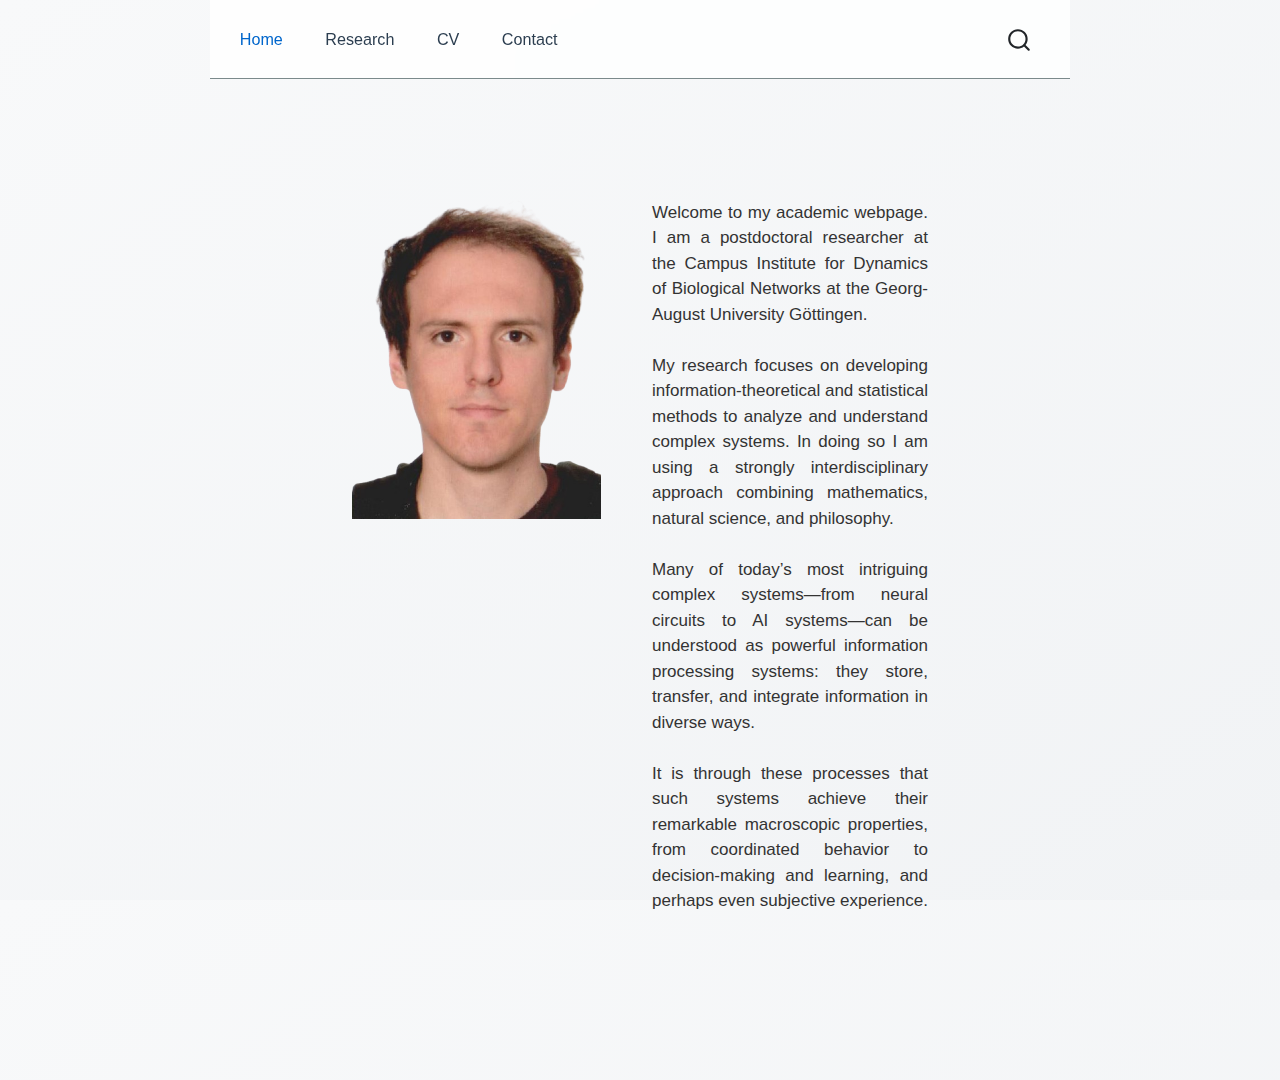
<file: index.html>
<!DOCTYPE html>
<html xmlns="http://www.w3.org/1999/xhtml" lang="en" xml:lang="en"><head>

<meta charset="utf-8">
<meta name="generator" content="quarto-1.4.552">

<meta name="viewport" content="width=device-width, initial-scale=1.0, user-scalable=yes">


<title>index</title>
<style>
code{white-space: pre-wrap;}
span.smallcaps{font-variant: small-caps;}
div.columns{display: flex; gap: min(4vw, 1.5em);}
div.column{flex: auto; overflow-x: auto;}
div.hanging-indent{margin-left: 1.5em; text-indent: -1.5em;}
ul.task-list{list-style: none;}
ul.task-list li input[type="checkbox"] {
  width: 0.8em;
  margin: 0 0.8em 0.2em -1em; /* quarto-specific, see https://github.com/quarto-dev/quarto-cli/issues/4556 */ 
  vertical-align: middle;
}
</style>


<script src="site_libs/quarto-nav/quarto-nav.js"></script>
<script src="site_libs/quarto-nav/headroom.min.js"></script>
<script src="site_libs/clipboard/clipboard.min.js"></script>
<script src="site_libs/quarto-search/autocomplete.umd.js"></script>
<script src="site_libs/quarto-search/fuse.min.js"></script>
<script src="site_libs/quarto-search/quarto-search.js"></script>
<meta name="quarto:offset" content="./">
<script src="site_libs/quarto-html/quarto.js"></script>
<script src="site_libs/quarto-html/popper.min.js"></script>
<script src="site_libs/quarto-html/tippy.umd.min.js"></script>
<script src="site_libs/quarto-html/anchor.min.js"></script>
<link href="site_libs/quarto-html/tippy.css" rel="stylesheet">
<link href="site_libs/quarto-html/quarto-syntax-highlighting.css" rel="stylesheet" id="quarto-text-highlighting-styles">
<script src="site_libs/bootstrap/bootstrap.min.js"></script>
<link href="site_libs/bootstrap/bootstrap-icons.css" rel="stylesheet">
<link href="site_libs/bootstrap/bootstrap.min.css" rel="stylesheet" id="quarto-bootstrap" data-mode="light">
<script id="quarto-search-options" type="application/json">{
  "location": "navbar",
  "copy-button": false,
  "collapse-after": 3,
  "panel-placement": "end",
  "type": "overlay",
  "limit": 50,
  "keyboard-shortcut": [
    "f",
    "/",
    "s"
  ],
  "show-item-context": false,
  "language": {
    "search-no-results-text": "No results",
    "search-matching-documents-text": "matching documents",
    "search-copy-link-title": "Copy link to search",
    "search-hide-matches-text": "Hide additional matches",
    "search-more-match-text": "more match in this document",
    "search-more-matches-text": "more matches in this document",
    "search-clear-button-title": "Clear",
    "search-text-placeholder": "",
    "search-detached-cancel-button-title": "Cancel",
    "search-submit-button-title": "Submit",
    "search-label": "Search"
  }
}</script>


<link rel="stylesheet" href="styles.css">
</head>

<body class="nav-fixed fullcontent">

<div id="quarto-search-results"></div>
  <header id="quarto-header" class="headroom fixed-top">
    <nav class="navbar navbar-expand-lg border-bottom" data-bs-theme="dark">
      <div class="navbar-container container-fluid">
            <div id="quarto-search" class="" title="Search"></div>
          <button class="navbar-toggler" type="button" data-bs-toggle="collapse" data-bs-target="#navbarCollapse" aria-controls="navbarCollapse" aria-expanded="false" aria-label="Toggle navigation" onclick="if (window.quartoToggleHeadroom) { window.quartoToggleHeadroom(); }">
  <span class="navbar-toggler-icon"></span>
</button>
          <div class="collapse navbar-collapse" id="navbarCollapse">
            <ul class="navbar-nav navbar-nav-scroll me-auto">
  <li class="nav-item">
    <a class="nav-link active" href="./index.html" aria-current="page"> 
<span class="menu-text">Home</span></a>
  </li>  
  <li class="nav-item">
    <a class="nav-link" href="./research.html"> 
<span class="menu-text">Research</span></a>
  </li>  
  <li class="nav-item">
    <a class="nav-link" href="./cv.pdf"> 
<span class="menu-text">CV</span></a>
  </li>  
  <li class="nav-item">
    <a class="nav-link" href="./contact.html"> 
<span class="menu-text">Contact</span></a>
  </li>  
</ul>
          </div> <!-- /navcollapse -->
          <div class="quarto-navbar-tools">
</div>
      </div> <!-- /container-fluid -->
    </nav>
</header>
<!-- content -->
<div id="quarto-content" class="quarto-container page-columns page-rows-contents page-layout-article page-navbar">
<!-- sidebar -->
<!-- margin-sidebar -->
    
<!-- main -->
<main class="content" id="quarto-document-content">




<div style="max-width: 900px; margin: 40px auto; padding: 40px;">
<table style="border-collapse: collapse; width: 100%; vertical-align: top;">
<tbody><tr>
<td style="width: 120px; padding-right: 50px; vertical-align: top;">
<img src="images/portrait-without-bg.png" alt="Portrait" width="249" style="display: block;">
</td>
<td style="vertical-align: top; text-align: justify; line-height: 1.5;">
Welcome to my academic webpage. I am a postdoctoral researcher at the Campus Institute for Dynamics of Biological Networks at the Georg-August University Göttingen. <br><br> My research focuses on developing information-theoretical and statistical methods to analyze and understand complex systems. In doing so I am using a strongly interdisciplinary approach combining mathematics, natural science, and philosophy. <br><br> Many of today’s most intriguing complex systems—from neural circuits to AI systems—can be understood as powerful information processing systems: they store, transfer, and integrate information in diverse ways. <br><br> It is through these processes that such systems achieve their remarkable macroscopic properties, from coordinated behavior to decision-making and learning, and perhaps even subjective experience.
</td>
</tr>
</tbody></table>
</div>



</main> <!-- /main -->
<script id="quarto-html-after-body" type="application/javascript">
window.document.addEventListener("DOMContentLoaded", function (event) {
  const toggleBodyColorMode = (bsSheetEl) => {
    const mode = bsSheetEl.getAttribute("data-mode");
    const bodyEl = window.document.querySelector("body");
    if (mode === "dark") {
      bodyEl.classList.add("quarto-dark");
      bodyEl.classList.remove("quarto-light");
    } else {
      bodyEl.classList.add("quarto-light");
      bodyEl.classList.remove("quarto-dark");
    }
  }
  const toggleBodyColorPrimary = () => {
    const bsSheetEl = window.document.querySelector("link#quarto-bootstrap");
    if (bsSheetEl) {
      toggleBodyColorMode(bsSheetEl);
    }
  }
  toggleBodyColorPrimary();  
  const icon = "";
  const anchorJS = new window.AnchorJS();
  anchorJS.options = {
    placement: 'right',
    icon: icon
  };
  anchorJS.add('.anchored');
  const isCodeAnnotation = (el) => {
    for (const clz of el.classList) {
      if (clz.startsWith('code-annotation-')) {                     
        return true;
      }
    }
    return false;
  }
  const clipboard = new window.ClipboardJS('.code-copy-button', {
    text: function(trigger) {
      const codeEl = trigger.previousElementSibling.cloneNode(true);
      for (const childEl of codeEl.children) {
        if (isCodeAnnotation(childEl)) {
          childEl.remove();
        }
      }
      return codeEl.innerText;
    }
  });
  clipboard.on('success', function(e) {
    // button target
    const button = e.trigger;
    // don't keep focus
    button.blur();
    // flash "checked"
    button.classList.add('code-copy-button-checked');
    var currentTitle = button.getAttribute("title");
    button.setAttribute("title", "Copied!");
    let tooltip;
    if (window.bootstrap) {
      button.setAttribute("data-bs-toggle", "tooltip");
      button.setAttribute("data-bs-placement", "left");
      button.setAttribute("data-bs-title", "Copied!");
      tooltip = new bootstrap.Tooltip(button, 
        { trigger: "manual", 
          customClass: "code-copy-button-tooltip",
          offset: [0, -8]});
      tooltip.show();    
    }
    setTimeout(function() {
      if (tooltip) {
        tooltip.hide();
        button.removeAttribute("data-bs-title");
        button.removeAttribute("data-bs-toggle");
        button.removeAttribute("data-bs-placement");
      }
      button.setAttribute("title", currentTitle);
      button.classList.remove('code-copy-button-checked');
    }, 1000);
    // clear code selection
    e.clearSelection();
  });
    var localhostRegex = new RegExp(/^(?:http|https):\/\/localhost\:?[0-9]*\//);
    var mailtoRegex = new RegExp(/^mailto:/);
      var filterRegex = new RegExp('/' + window.location.host + '/');
    var isInternal = (href) => {
        return filterRegex.test(href) || localhostRegex.test(href) || mailtoRegex.test(href);
    }
    // Inspect non-navigation links and adorn them if external
 	var links = window.document.querySelectorAll('a[href]:not(.nav-link):not(.navbar-brand):not(.toc-action):not(.sidebar-link):not(.sidebar-item-toggle):not(.pagination-link):not(.no-external):not([aria-hidden]):not(.dropdown-item):not(.quarto-navigation-tool)');
    for (var i=0; i<links.length; i++) {
      const link = links[i];
      if (!isInternal(link.href)) {
        // undo the damage that might have been done by quarto-nav.js in the case of
        // links that we want to consider external
        if (link.dataset.originalHref !== undefined) {
          link.href = link.dataset.originalHref;
        }
      }
    }
  function tippyHover(el, contentFn, onTriggerFn, onUntriggerFn) {
    const config = {
      allowHTML: true,
      maxWidth: 500,
      delay: 100,
      arrow: false,
      appendTo: function(el) {
          return el.parentElement;
      },
      interactive: true,
      interactiveBorder: 10,
      theme: 'quarto',
      placement: 'bottom-start',
    };
    if (contentFn) {
      config.content = contentFn;
    }
    if (onTriggerFn) {
      config.onTrigger = onTriggerFn;
    }
    if (onUntriggerFn) {
      config.onUntrigger = onUntriggerFn;
    }
    window.tippy(el, config); 
  }
  const noterefs = window.document.querySelectorAll('a[role="doc-noteref"]');
  for (var i=0; i<noterefs.length; i++) {
    const ref = noterefs[i];
    tippyHover(ref, function() {
      // use id or data attribute instead here
      let href = ref.getAttribute('data-footnote-href') || ref.getAttribute('href');
      try { href = new URL(href).hash; } catch {}
      const id = href.replace(/^#\/?/, "");
      const note = window.document.getElementById(id);
      if (note) {
        return note.innerHTML;
      } else {
        return "";
      }
    });
  }
  const xrefs = window.document.querySelectorAll('a.quarto-xref');
  const processXRef = (id, note) => {
    // Strip column container classes
    const stripColumnClz = (el) => {
      el.classList.remove("page-full", "page-columns");
      if (el.children) {
        for (const child of el.children) {
          stripColumnClz(child);
        }
      }
    }
    stripColumnClz(note)
    if (id === null || id.startsWith('sec-')) {
      // Special case sections, only their first couple elements
      const container = document.createElement("div");
      if (note.children && note.children.length > 2) {
        container.appendChild(note.children[0].cloneNode(true));
        for (let i = 1; i < note.children.length; i++) {
          const child = note.children[i];
          if (child.tagName === "P" && child.innerText === "") {
            continue;
          } else {
            container.appendChild(child.cloneNode(true));
            break;
          }
        }
        if (window.Quarto?.typesetMath) {
          window.Quarto.typesetMath(container);
        }
        return container.innerHTML
      } else {
        if (window.Quarto?.typesetMath) {
          window.Quarto.typesetMath(note);
        }
        return note.innerHTML;
      }
    } else {
      // Remove any anchor links if they are present
      const anchorLink = note.querySelector('a.anchorjs-link');
      if (anchorLink) {
        anchorLink.remove();
      }
      if (window.Quarto?.typesetMath) {
        window.Quarto.typesetMath(note);
      }
      // TODO in 1.5, we should make sure this works without a callout special case
      if (note.classList.contains("callout")) {
        return note.outerHTML;
      } else {
        return note.innerHTML;
      }
    }
  }
  for (var i=0; i<xrefs.length; i++) {
    const xref = xrefs[i];
    tippyHover(xref, undefined, function(instance) {
      instance.disable();
      let url = xref.getAttribute('href');
      let hash = undefined; 
      if (url.startsWith('#')) {
        hash = url;
      } else {
        try { hash = new URL(url).hash; } catch {}
      }
      if (hash) {
        const id = hash.replace(/^#\/?/, "");
        const note = window.document.getElementById(id);
        if (note !== null) {
          try {
            const html = processXRef(id, note.cloneNode(true));
            instance.setContent(html);
          } finally {
            instance.enable();
            instance.show();
          }
        } else {
          // See if we can fetch this
          fetch(url.split('#')[0])
          .then(res => res.text())
          .then(html => {
            const parser = new DOMParser();
            const htmlDoc = parser.parseFromString(html, "text/html");
            const note = htmlDoc.getElementById(id);
            if (note !== null) {
              const html = processXRef(id, note);
              instance.setContent(html);
            } 
          }).finally(() => {
            instance.enable();
            instance.show();
          });
        }
      } else {
        // See if we can fetch a full url (with no hash to target)
        // This is a special case and we should probably do some content thinning / targeting
        fetch(url)
        .then(res => res.text())
        .then(html => {
          const parser = new DOMParser();
          const htmlDoc = parser.parseFromString(html, "text/html");
          const note = htmlDoc.querySelector('main.content');
          if (note !== null) {
            // This should only happen for chapter cross references
            // (since there is no id in the URL)
            // remove the first header
            if (note.children.length > 0 && note.children[0].tagName === "HEADER") {
              note.children[0].remove();
            }
            const html = processXRef(null, note);
            instance.setContent(html);
          } 
        }).finally(() => {
          instance.enable();
          instance.show();
        });
      }
    }, function(instance) {
    });
  }
      let selectedAnnoteEl;
      const selectorForAnnotation = ( cell, annotation) => {
        let cellAttr = 'data-code-cell="' + cell + '"';
        let lineAttr = 'data-code-annotation="' +  annotation + '"';
        const selector = 'span[' + cellAttr + '][' + lineAttr + ']';
        return selector;
      }
      const selectCodeLines = (annoteEl) => {
        const doc = window.document;
        const targetCell = annoteEl.getAttribute("data-target-cell");
        const targetAnnotation = annoteEl.getAttribute("data-target-annotation");
        const annoteSpan = window.document.querySelector(selectorForAnnotation(targetCell, targetAnnotation));
        const lines = annoteSpan.getAttribute("data-code-lines").split(",");
        const lineIds = lines.map((line) => {
          return targetCell + "-" + line;
        })
        let top = null;
        let height = null;
        let parent = null;
        if (lineIds.length > 0) {
            //compute the position of the single el (top and bottom and make a div)
            const el = window.document.getElementById(lineIds[0]);
            top = el.offsetTop;
            height = el.offsetHeight;
            parent = el.parentElement.parentElement;
          if (lineIds.length > 1) {
            const lastEl = window.document.getElementById(lineIds[lineIds.length - 1]);
            const bottom = lastEl.offsetTop + lastEl.offsetHeight;
            height = bottom - top;
          }
          if (top !== null && height !== null && parent !== null) {
            // cook up a div (if necessary) and position it 
            let div = window.document.getElementById("code-annotation-line-highlight");
            if (div === null) {
              div = window.document.createElement("div");
              div.setAttribute("id", "code-annotation-line-highlight");
              div.style.position = 'absolute';
              parent.appendChild(div);
            }
            div.style.top = top - 2 + "px";
            div.style.height = height + 4 + "px";
            div.style.left = 0;
            let gutterDiv = window.document.getElementById("code-annotation-line-highlight-gutter");
            if (gutterDiv === null) {
              gutterDiv = window.document.createElement("div");
              gutterDiv.setAttribute("id", "code-annotation-line-highlight-gutter");
              gutterDiv.style.position = 'absolute';
              const codeCell = window.document.getElementById(targetCell);
              const gutter = codeCell.querySelector('.code-annotation-gutter');
              gutter.appendChild(gutterDiv);
            }
            gutterDiv.style.top = top - 2 + "px";
            gutterDiv.style.height = height + 4 + "px";
          }
          selectedAnnoteEl = annoteEl;
        }
      };
      const unselectCodeLines = () => {
        const elementsIds = ["code-annotation-line-highlight", "code-annotation-line-highlight-gutter"];
        elementsIds.forEach((elId) => {
          const div = window.document.getElementById(elId);
          if (div) {
            div.remove();
          }
        });
        selectedAnnoteEl = undefined;
      };
        // Handle positioning of the toggle
    window.addEventListener(
      "resize",
      throttle(() => {
        elRect = undefined;
        if (selectedAnnoteEl) {
          selectCodeLines(selectedAnnoteEl);
        }
      }, 10)
    );
    function throttle(fn, ms) {
    let throttle = false;
    let timer;
      return (...args) => {
        if(!throttle) { // first call gets through
            fn.apply(this, args);
            throttle = true;
        } else { // all the others get throttled
            if(timer) clearTimeout(timer); // cancel #2
            timer = setTimeout(() => {
              fn.apply(this, args);
              timer = throttle = false;
            }, ms);
        }
      };
    }
      // Attach click handler to the DT
      const annoteDls = window.document.querySelectorAll('dt[data-target-cell]');
      for (const annoteDlNode of annoteDls) {
        annoteDlNode.addEventListener('click', (event) => {
          const clickedEl = event.target;
          if (clickedEl !== selectedAnnoteEl) {
            unselectCodeLines();
            const activeEl = window.document.querySelector('dt[data-target-cell].code-annotation-active');
            if (activeEl) {
              activeEl.classList.remove('code-annotation-active');
            }
            selectCodeLines(clickedEl);
            clickedEl.classList.add('code-annotation-active');
          } else {
            // Unselect the line
            unselectCodeLines();
            clickedEl.classList.remove('code-annotation-active');
          }
        });
      }
  const findCites = (el) => {
    const parentEl = el.parentElement;
    if (parentEl) {
      const cites = parentEl.dataset.cites;
      if (cites) {
        return {
          el,
          cites: cites.split(' ')
        };
      } else {
        return findCites(el.parentElement)
      }
    } else {
      return undefined;
    }
  };
  var bibliorefs = window.document.querySelectorAll('a[role="doc-biblioref"]');
  for (var i=0; i<bibliorefs.length; i++) {
    const ref = bibliorefs[i];
    const citeInfo = findCites(ref);
    if (citeInfo) {
      tippyHover(citeInfo.el, function() {
        var popup = window.document.createElement('div');
        citeInfo.cites.forEach(function(cite) {
          var citeDiv = window.document.createElement('div');
          citeDiv.classList.add('hanging-indent');
          citeDiv.classList.add('csl-entry');
          var biblioDiv = window.document.getElementById('ref-' + cite);
          if (biblioDiv) {
            citeDiv.innerHTML = biblioDiv.innerHTML;
          }
          popup.appendChild(citeDiv);
        });
        return popup.innerHTML;
      });
    }
  }
});
</script>
</div> <!-- /content -->




</body></html>
</file>
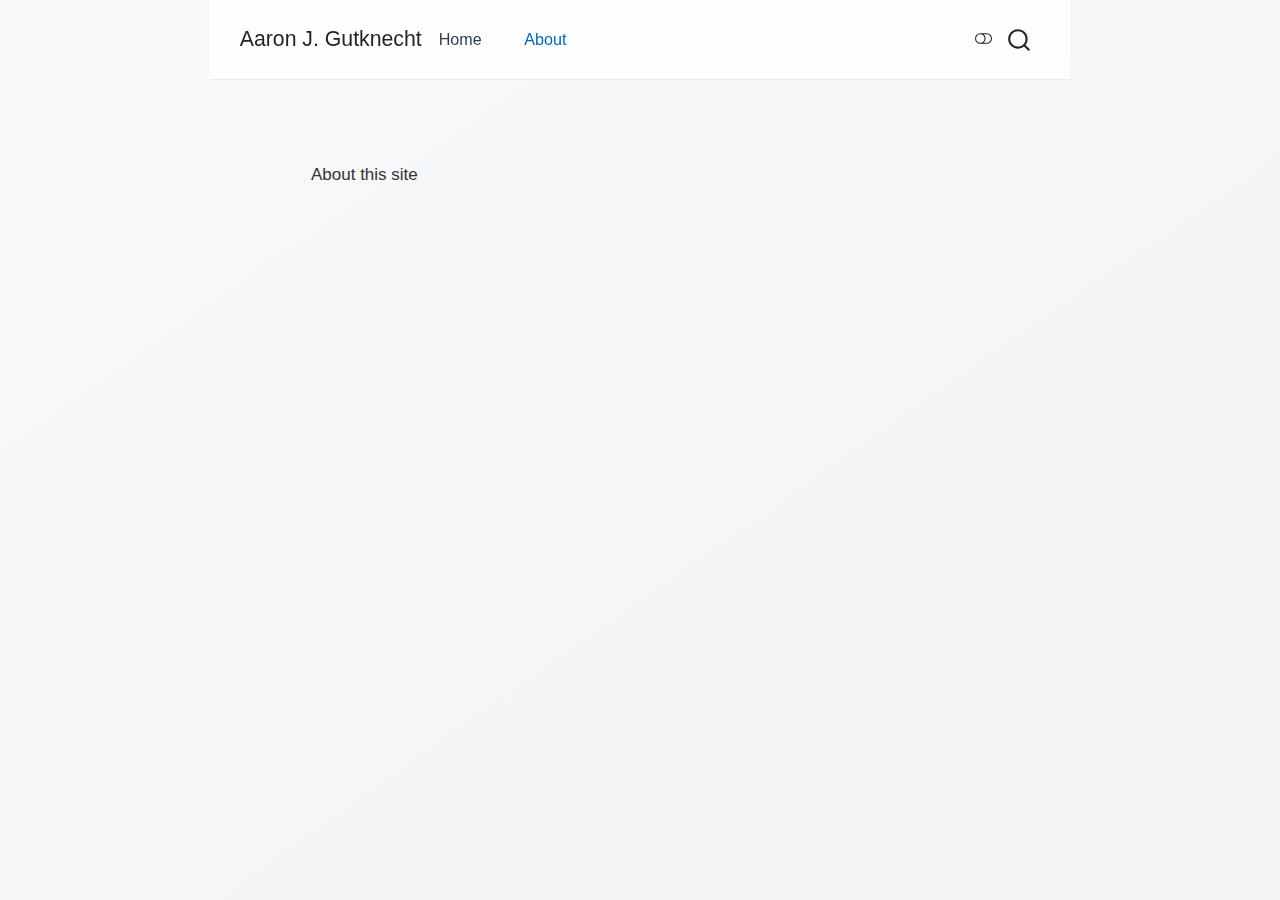
<file: about.html>
<!DOCTYPE html>
<html xmlns="http://www.w3.org/1999/xhtml" lang="en" xml:lang="en"><head>

<meta charset="utf-8">
<meta name="generator" content="quarto-1.4.552">

<meta name="viewport" content="width=device-width, initial-scale=1.0, user-scalable=yes">


<title>Aaron J. Gutknecht - About</title>
<style>
code{white-space: pre-wrap;}
span.smallcaps{font-variant: small-caps;}
div.columns{display: flex; gap: min(4vw, 1.5em);}
div.column{flex: auto; overflow-x: auto;}
div.hanging-indent{margin-left: 1.5em; text-indent: -1.5em;}
ul.task-list{list-style: none;}
ul.task-list li input[type="checkbox"] {
  width: 0.8em;
  margin: 0 0.8em 0.2em -1em; /* quarto-specific, see https://github.com/quarto-dev/quarto-cli/issues/4556 */ 
  vertical-align: middle;
}
</style>


<script src="site_libs/quarto-nav/quarto-nav.js"></script>
<script src="site_libs/quarto-nav/headroom.min.js"></script>
<script src="site_libs/clipboard/clipboard.min.js"></script>
<script src="site_libs/quarto-search/autocomplete.umd.js"></script>
<script src="site_libs/quarto-search/fuse.min.js"></script>
<script src="site_libs/quarto-search/quarto-search.js"></script>
<meta name="quarto:offset" content="./">
<script src="site_libs/quarto-html/quarto.js"></script>
<script src="site_libs/quarto-html/popper.min.js"></script>
<script src="site_libs/quarto-html/tippy.umd.min.js"></script>
<script src="site_libs/quarto-html/anchor.min.js"></script>
<link href="site_libs/quarto-html/tippy.css" rel="stylesheet">
<link href="site_libs/quarto-html/quarto-syntax-highlighting.css" rel="stylesheet" class="quarto-color-scheme" id="quarto-text-highlighting-styles">
<link href="site_libs/quarto-html/quarto-syntax-highlighting-dark.css" rel="prefetch" class="quarto-color-scheme quarto-color-alternate" id="quarto-text-highlighting-styles">
<script src="site_libs/bootstrap/bootstrap.min.js"></script>
<link href="site_libs/bootstrap/bootstrap-icons.css" rel="stylesheet">
<link href="site_libs/bootstrap/bootstrap.min.css" rel="stylesheet" class="quarto-color-scheme" id="quarto-bootstrap" data-mode="light">
<link href="site_libs/bootstrap/bootstrap-dark.min.css" rel="prefetch" class="quarto-color-scheme quarto-color-alternate" id="quarto-bootstrap" data-mode="dark">
<script id="quarto-search-options" type="application/json">{
  "location": "navbar",
  "copy-button": false,
  "collapse-after": 3,
  "panel-placement": "end",
  "type": "overlay",
  "limit": 50,
  "keyboard-shortcut": [
    "f",
    "/",
    "s"
  ],
  "show-item-context": false,
  "language": {
    "search-no-results-text": "No results",
    "search-matching-documents-text": "matching documents",
    "search-copy-link-title": "Copy link to search",
    "search-hide-matches-text": "Hide additional matches",
    "search-more-match-text": "more match in this document",
    "search-more-matches-text": "more matches in this document",
    "search-clear-button-title": "Clear",
    "search-text-placeholder": "",
    "search-detached-cancel-button-title": "Cancel",
    "search-submit-button-title": "Submit",
    "search-label": "Search"
  }
}</script>


<link rel="stylesheet" href="styles.css">
</head>

<body class="nav-fixed">

<div id="quarto-search-results"></div>
  <header id="quarto-header" class="headroom fixed-top">
    <nav class="navbar navbar-expand-lg " data-bs-theme="dark">
      <div class="navbar-container container-fluid">
      <div class="navbar-brand-container mx-auto">
    <a class="navbar-brand" href="./index.html">
    <span class="navbar-title">Aaron J. Gutknecht</span>
    </a>
  </div>
            <div id="quarto-search" class="" title="Search"></div>
          <button class="navbar-toggler" type="button" data-bs-toggle="collapse" data-bs-target="#navbarCollapse" aria-controls="navbarCollapse" aria-expanded="false" aria-label="Toggle navigation" onclick="if (window.quartoToggleHeadroom) { window.quartoToggleHeadroom(); }">
  <span class="navbar-toggler-icon"></span>
</button>
          <div class="collapse navbar-collapse" id="navbarCollapse">
            <ul class="navbar-nav navbar-nav-scroll me-auto">
  <li class="nav-item">
    <a class="nav-link" href="./index.html"> 
<span class="menu-text">Home</span></a>
  </li>  
  <li class="nav-item">
    <a class="nav-link active" href="./about.html" aria-current="page"> 
<span class="menu-text">About</span></a>
  </li>  
</ul>
          </div> <!-- /navcollapse -->
          <div class="quarto-navbar-tools">
  <a href="" class="quarto-color-scheme-toggle quarto-navigation-tool  px-1" onclick="window.quartoToggleColorScheme(); return false;" title="Toggle dark mode"><i class="bi"></i></a>
</div>
      </div> <!-- /container-fluid -->
    </nav>
</header>
<!-- content -->
<div id="quarto-content" class="quarto-container page-columns page-rows-contents page-layout-article page-navbar">
<!-- sidebar -->
<!-- margin-sidebar -->
    <div id="quarto-margin-sidebar" class="sidebar margin-sidebar">
        
    </div>
<!-- main -->
<main class="content" id="quarto-document-content">

<header id="title-block-header" class="quarto-title-block default">
<div class="quarto-title">
<h1 class="title">About</h1>
</div>



<div class="quarto-title-meta">

    
  
    
  </div>
  


</header>


<p>About this site</p>



</main> <!-- /main -->
<script id="quarto-html-after-body" type="application/javascript">
window.document.addEventListener("DOMContentLoaded", function (event) {
  const toggleBodyColorMode = (bsSheetEl) => {
    const mode = bsSheetEl.getAttribute("data-mode");
    const bodyEl = window.document.querySelector("body");
    if (mode === "dark") {
      bodyEl.classList.add("quarto-dark");
      bodyEl.classList.remove("quarto-light");
    } else {
      bodyEl.classList.add("quarto-light");
      bodyEl.classList.remove("quarto-dark");
    }
  }
  const toggleBodyColorPrimary = () => {
    const bsSheetEl = window.document.querySelector("link#quarto-bootstrap");
    if (bsSheetEl) {
      toggleBodyColorMode(bsSheetEl);
    }
  }
  toggleBodyColorPrimary();  
  const disableStylesheet = (stylesheets) => {
    for (let i=0; i < stylesheets.length; i++) {
      const stylesheet = stylesheets[i];
      stylesheet.rel = 'prefetch';
    }
  }
  const enableStylesheet = (stylesheets) => {
    for (let i=0; i < stylesheets.length; i++) {
      const stylesheet = stylesheets[i];
      stylesheet.rel = 'stylesheet';
    }
  }
  const manageTransitions = (selector, allowTransitions) => {
    const els = window.document.querySelectorAll(selector);
    for (let i=0; i < els.length; i++) {
      const el = els[i];
      if (allowTransitions) {
        el.classList.remove('notransition');
      } else {
        el.classList.add('notransition');
      }
    }
  }
  const toggleGiscusIfUsed = (isAlternate, darkModeDefault) => {
    const baseTheme = document.querySelector('#giscus-base-theme')?.value ?? 'light';
    const alternateTheme = document.querySelector('#giscus-alt-theme')?.value ?? 'dark';
    let newTheme = '';
    if(darkModeDefault) {
      newTheme = isAlternate ? baseTheme : alternateTheme;
    } else {
      newTheme = isAlternate ? alternateTheme : baseTheme;
    }
    const changeGiscusTheme = () => {
      // From: https://github.com/giscus/giscus/issues/336
      const sendMessage = (message) => {
        const iframe = document.querySelector('iframe.giscus-frame');
        if (!iframe) return;
        iframe.contentWindow.postMessage({ giscus: message }, 'https://giscus.app');
      }
      sendMessage({
        setConfig: {
          theme: newTheme
        }
      });
    }
    const isGiscussLoaded = window.document.querySelector('iframe.giscus-frame') !== null;
    if (isGiscussLoaded) {
      changeGiscusTheme();
    }
  }
  const toggleColorMode = (alternate) => {
    // Switch the stylesheets
    const alternateStylesheets = window.document.querySelectorAll('link.quarto-color-scheme.quarto-color-alternate');
    manageTransitions('#quarto-margin-sidebar .nav-link', false);
    if (alternate) {
      enableStylesheet(alternateStylesheets);
      for (const sheetNode of alternateStylesheets) {
        if (sheetNode.id === "quarto-bootstrap") {
          toggleBodyColorMode(sheetNode);
        }
      }
    } else {
      disableStylesheet(alternateStylesheets);
      toggleBodyColorPrimary();
    }
    manageTransitions('#quarto-margin-sidebar .nav-link', true);
    // Switch the toggles
    const toggles = window.document.querySelectorAll('.quarto-color-scheme-toggle');
    for (let i=0; i < toggles.length; i++) {
      const toggle = toggles[i];
      if (toggle) {
        if (alternate) {
          toggle.classList.add("alternate");     
        } else {
          toggle.classList.remove("alternate");
        }
      }
    }
    // Hack to workaround the fact that safari doesn't
    // properly recolor the scrollbar when toggling (#1455)
    if (navigator.userAgent.indexOf('Safari') > 0 && navigator.userAgent.indexOf('Chrome') == -1) {
      manageTransitions("body", false);
      window.scrollTo(0, 1);
      setTimeout(() => {
        window.scrollTo(0, 0);
        manageTransitions("body", true);
      }, 40);  
    }
  }
  const isFileUrl = () => { 
    return window.location.protocol === 'file:';
  }
  const hasAlternateSentinel = () => {  
    let styleSentinel = getColorSchemeSentinel();
    if (styleSentinel !== null) {
      return styleSentinel === "alternate";
    } else {
      return false;
    }
  }
  const setStyleSentinel = (alternate) => {
    const value = alternate ? "alternate" : "default";
    if (!isFileUrl()) {
      window.localStorage.setItem("quarto-color-scheme", value);
    } else {
      localAlternateSentinel = value;
    }
  }
  const getColorSchemeSentinel = () => {
    if (!isFileUrl()) {
      const storageValue = window.localStorage.getItem("quarto-color-scheme");
      return storageValue != null ? storageValue : localAlternateSentinel;
    } else {
      return localAlternateSentinel;
    }
  }
  const darkModeDefault = false;
  let localAlternateSentinel = darkModeDefault ? 'alternate' : 'default';
  // Dark / light mode switch
  window.quartoToggleColorScheme = () => {
    // Read the current dark / light value 
    let toAlternate = !hasAlternateSentinel();
    toggleColorMode(toAlternate);
    setStyleSentinel(toAlternate);
    toggleGiscusIfUsed(toAlternate, darkModeDefault);
  };
  // Ensure there is a toggle, if there isn't float one in the top right
  if (window.document.querySelector('.quarto-color-scheme-toggle') === null) {
    const a = window.document.createElement('a');
    a.classList.add('top-right');
    a.classList.add('quarto-color-scheme-toggle');
    a.href = "";
    a.onclick = function() { try { window.quartoToggleColorScheme(); } catch {} return false; };
    const i = window.document.createElement("i");
    i.classList.add('bi');
    a.appendChild(i);
    window.document.body.appendChild(a);
  }
  // Switch to dark mode if need be
  if (hasAlternateSentinel()) {
    toggleColorMode(true);
  } else {
    toggleColorMode(false);
  }
  const icon = "";
  const anchorJS = new window.AnchorJS();
  anchorJS.options = {
    placement: 'right',
    icon: icon
  };
  anchorJS.add('.anchored');
  const isCodeAnnotation = (el) => {
    for (const clz of el.classList) {
      if (clz.startsWith('code-annotation-')) {                     
        return true;
      }
    }
    return false;
  }
  const clipboard = new window.ClipboardJS('.code-copy-button', {
    text: function(trigger) {
      const codeEl = trigger.previousElementSibling.cloneNode(true);
      for (const childEl of codeEl.children) {
        if (isCodeAnnotation(childEl)) {
          childEl.remove();
        }
      }
      return codeEl.innerText;
    }
  });
  clipboard.on('success', function(e) {
    // button target
    const button = e.trigger;
    // don't keep focus
    button.blur();
    // flash "checked"
    button.classList.add('code-copy-button-checked');
    var currentTitle = button.getAttribute("title");
    button.setAttribute("title", "Copied!");
    let tooltip;
    if (window.bootstrap) {
      button.setAttribute("data-bs-toggle", "tooltip");
      button.setAttribute("data-bs-placement", "left");
      button.setAttribute("data-bs-title", "Copied!");
      tooltip = new bootstrap.Tooltip(button, 
        { trigger: "manual", 
          customClass: "code-copy-button-tooltip",
          offset: [0, -8]});
      tooltip.show();    
    }
    setTimeout(function() {
      if (tooltip) {
        tooltip.hide();
        button.removeAttribute("data-bs-title");
        button.removeAttribute("data-bs-toggle");
        button.removeAttribute("data-bs-placement");
      }
      button.setAttribute("title", currentTitle);
      button.classList.remove('code-copy-button-checked');
    }, 1000);
    // clear code selection
    e.clearSelection();
  });
    var localhostRegex = new RegExp(/^(?:http|https):\/\/localhost\:?[0-9]*\//);
    var mailtoRegex = new RegExp(/^mailto:/);
      var filterRegex = new RegExp('/' + window.location.host + '/');
    var isInternal = (href) => {
        return filterRegex.test(href) || localhostRegex.test(href) || mailtoRegex.test(href);
    }
    // Inspect non-navigation links and adorn them if external
 	var links = window.document.querySelectorAll('a[href]:not(.nav-link):not(.navbar-brand):not(.toc-action):not(.sidebar-link):not(.sidebar-item-toggle):not(.pagination-link):not(.no-external):not([aria-hidden]):not(.dropdown-item):not(.quarto-navigation-tool)');
    for (var i=0; i<links.length; i++) {
      const link = links[i];
      if (!isInternal(link.href)) {
        // undo the damage that might have been done by quarto-nav.js in the case of
        // links that we want to consider external
        if (link.dataset.originalHref !== undefined) {
          link.href = link.dataset.originalHref;
        }
      }
    }
  function tippyHover(el, contentFn, onTriggerFn, onUntriggerFn) {
    const config = {
      allowHTML: true,
      maxWidth: 500,
      delay: 100,
      arrow: false,
      appendTo: function(el) {
          return el.parentElement;
      },
      interactive: true,
      interactiveBorder: 10,
      theme: 'quarto',
      placement: 'bottom-start',
    };
    if (contentFn) {
      config.content = contentFn;
    }
    if (onTriggerFn) {
      config.onTrigger = onTriggerFn;
    }
    if (onUntriggerFn) {
      config.onUntrigger = onUntriggerFn;
    }
    window.tippy(el, config); 
  }
  const noterefs = window.document.querySelectorAll('a[role="doc-noteref"]');
  for (var i=0; i<noterefs.length; i++) {
    const ref = noterefs[i];
    tippyHover(ref, function() {
      // use id or data attribute instead here
      let href = ref.getAttribute('data-footnote-href') || ref.getAttribute('href');
      try { href = new URL(href).hash; } catch {}
      const id = href.replace(/^#\/?/, "");
      const note = window.document.getElementById(id);
      if (note) {
        return note.innerHTML;
      } else {
        return "";
      }
    });
  }
  const xrefs = window.document.querySelectorAll('a.quarto-xref');
  const processXRef = (id, note) => {
    // Strip column container classes
    const stripColumnClz = (el) => {
      el.classList.remove("page-full", "page-columns");
      if (el.children) {
        for (const child of el.children) {
          stripColumnClz(child);
        }
      }
    }
    stripColumnClz(note)
    if (id === null || id.startsWith('sec-')) {
      // Special case sections, only their first couple elements
      const container = document.createElement("div");
      if (note.children && note.children.length > 2) {
        container.appendChild(note.children[0].cloneNode(true));
        for (let i = 1; i < note.children.length; i++) {
          const child = note.children[i];
          if (child.tagName === "P" && child.innerText === "") {
            continue;
          } else {
            container.appendChild(child.cloneNode(true));
            break;
          }
        }
        if (window.Quarto?.typesetMath) {
          window.Quarto.typesetMath(container);
        }
        return container.innerHTML
      } else {
        if (window.Quarto?.typesetMath) {
          window.Quarto.typesetMath(note);
        }
        return note.innerHTML;
      }
    } else {
      // Remove any anchor links if they are present
      const anchorLink = note.querySelector('a.anchorjs-link');
      if (anchorLink) {
        anchorLink.remove();
      }
      if (window.Quarto?.typesetMath) {
        window.Quarto.typesetMath(note);
      }
      // TODO in 1.5, we should make sure this works without a callout special case
      if (note.classList.contains("callout")) {
        return note.outerHTML;
      } else {
        return note.innerHTML;
      }
    }
  }
  for (var i=0; i<xrefs.length; i++) {
    const xref = xrefs[i];
    tippyHover(xref, undefined, function(instance) {
      instance.disable();
      let url = xref.getAttribute('href');
      let hash = undefined; 
      if (url.startsWith('#')) {
        hash = url;
      } else {
        try { hash = new URL(url).hash; } catch {}
      }
      if (hash) {
        const id = hash.replace(/^#\/?/, "");
        const note = window.document.getElementById(id);
        if (note !== null) {
          try {
            const html = processXRef(id, note.cloneNode(true));
            instance.setContent(html);
          } finally {
            instance.enable();
            instance.show();
          }
        } else {
          // See if we can fetch this
          fetch(url.split('#')[0])
          .then(res => res.text())
          .then(html => {
            const parser = new DOMParser();
            const htmlDoc = parser.parseFromString(html, "text/html");
            const note = htmlDoc.getElementById(id);
            if (note !== null) {
              const html = processXRef(id, note);
              instance.setContent(html);
            } 
          }).finally(() => {
            instance.enable();
            instance.show();
          });
        }
      } else {
        // See if we can fetch a full url (with no hash to target)
        // This is a special case and we should probably do some content thinning / targeting
        fetch(url)
        .then(res => res.text())
        .then(html => {
          const parser = new DOMParser();
          const htmlDoc = parser.parseFromString(html, "text/html");
          const note = htmlDoc.querySelector('main.content');
          if (note !== null) {
            // This should only happen for chapter cross references
            // (since there is no id in the URL)
            // remove the first header
            if (note.children.length > 0 && note.children[0].tagName === "HEADER") {
              note.children[0].remove();
            }
            const html = processXRef(null, note);
            instance.setContent(html);
          } 
        }).finally(() => {
          instance.enable();
          instance.show();
        });
      }
    }, function(instance) {
    });
  }
      let selectedAnnoteEl;
      const selectorForAnnotation = ( cell, annotation) => {
        let cellAttr = 'data-code-cell="' + cell + '"';
        let lineAttr = 'data-code-annotation="' +  annotation + '"';
        const selector = 'span[' + cellAttr + '][' + lineAttr + ']';
        return selector;
      }
      const selectCodeLines = (annoteEl) => {
        const doc = window.document;
        const targetCell = annoteEl.getAttribute("data-target-cell");
        const targetAnnotation = annoteEl.getAttribute("data-target-annotation");
        const annoteSpan = window.document.querySelector(selectorForAnnotation(targetCell, targetAnnotation));
        const lines = annoteSpan.getAttribute("data-code-lines").split(",");
        const lineIds = lines.map((line) => {
          return targetCell + "-" + line;
        })
        let top = null;
        let height = null;
        let parent = null;
        if (lineIds.length > 0) {
            //compute the position of the single el (top and bottom and make a div)
            const el = window.document.getElementById(lineIds[0]);
            top = el.offsetTop;
            height = el.offsetHeight;
            parent = el.parentElement.parentElement;
          if (lineIds.length > 1) {
            const lastEl = window.document.getElementById(lineIds[lineIds.length - 1]);
            const bottom = lastEl.offsetTop + lastEl.offsetHeight;
            height = bottom - top;
          }
          if (top !== null && height !== null && parent !== null) {
            // cook up a div (if necessary) and position it 
            let div = window.document.getElementById("code-annotation-line-highlight");
            if (div === null) {
              div = window.document.createElement("div");
              div.setAttribute("id", "code-annotation-line-highlight");
              div.style.position = 'absolute';
              parent.appendChild(div);
            }
            div.style.top = top - 2 + "px";
            div.style.height = height + 4 + "px";
            div.style.left = 0;
            let gutterDiv = window.document.getElementById("code-annotation-line-highlight-gutter");
            if (gutterDiv === null) {
              gutterDiv = window.document.createElement("div");
              gutterDiv.setAttribute("id", "code-annotation-line-highlight-gutter");
              gutterDiv.style.position = 'absolute';
              const codeCell = window.document.getElementById(targetCell);
              const gutter = codeCell.querySelector('.code-annotation-gutter');
              gutter.appendChild(gutterDiv);
            }
            gutterDiv.style.top = top - 2 + "px";
            gutterDiv.style.height = height + 4 + "px";
          }
          selectedAnnoteEl = annoteEl;
        }
      };
      const unselectCodeLines = () => {
        const elementsIds = ["code-annotation-line-highlight", "code-annotation-line-highlight-gutter"];
        elementsIds.forEach((elId) => {
          const div = window.document.getElementById(elId);
          if (div) {
            div.remove();
          }
        });
        selectedAnnoteEl = undefined;
      };
        // Handle positioning of the toggle
    window.addEventListener(
      "resize",
      throttle(() => {
        elRect = undefined;
        if (selectedAnnoteEl) {
          selectCodeLines(selectedAnnoteEl);
        }
      }, 10)
    );
    function throttle(fn, ms) {
    let throttle = false;
    let timer;
      return (...args) => {
        if(!throttle) { // first call gets through
            fn.apply(this, args);
            throttle = true;
        } else { // all the others get throttled
            if(timer) clearTimeout(timer); // cancel #2
            timer = setTimeout(() => {
              fn.apply(this, args);
              timer = throttle = false;
            }, ms);
        }
      };
    }
      // Attach click handler to the DT
      const annoteDls = window.document.querySelectorAll('dt[data-target-cell]');
      for (const annoteDlNode of annoteDls) {
        annoteDlNode.addEventListener('click', (event) => {
          const clickedEl = event.target;
          if (clickedEl !== selectedAnnoteEl) {
            unselectCodeLines();
            const activeEl = window.document.querySelector('dt[data-target-cell].code-annotation-active');
            if (activeEl) {
              activeEl.classList.remove('code-annotation-active');
            }
            selectCodeLines(clickedEl);
            clickedEl.classList.add('code-annotation-active');
          } else {
            // Unselect the line
            unselectCodeLines();
            clickedEl.classList.remove('code-annotation-active');
          }
        });
      }
  const findCites = (el) => {
    const parentEl = el.parentElement;
    if (parentEl) {
      const cites = parentEl.dataset.cites;
      if (cites) {
        return {
          el,
          cites: cites.split(' ')
        };
      } else {
        return findCites(el.parentElement)
      }
    } else {
      return undefined;
    }
  };
  var bibliorefs = window.document.querySelectorAll('a[role="doc-biblioref"]');
  for (var i=0; i<bibliorefs.length; i++) {
    const ref = bibliorefs[i];
    const citeInfo = findCites(ref);
    if (citeInfo) {
      tippyHover(citeInfo.el, function() {
        var popup = window.document.createElement('div');
        citeInfo.cites.forEach(function(cite) {
          var citeDiv = window.document.createElement('div');
          citeDiv.classList.add('hanging-indent');
          citeDiv.classList.add('csl-entry');
          var biblioDiv = window.document.getElementById('ref-' + cite);
          if (biblioDiv) {
            citeDiv.innerHTML = biblioDiv.innerHTML;
          }
          popup.appendChild(citeDiv);
        });
        return popup.innerHTML;
      });
    }
  }
});
</script>
</div> <!-- /content -->




</body></html>
</file>
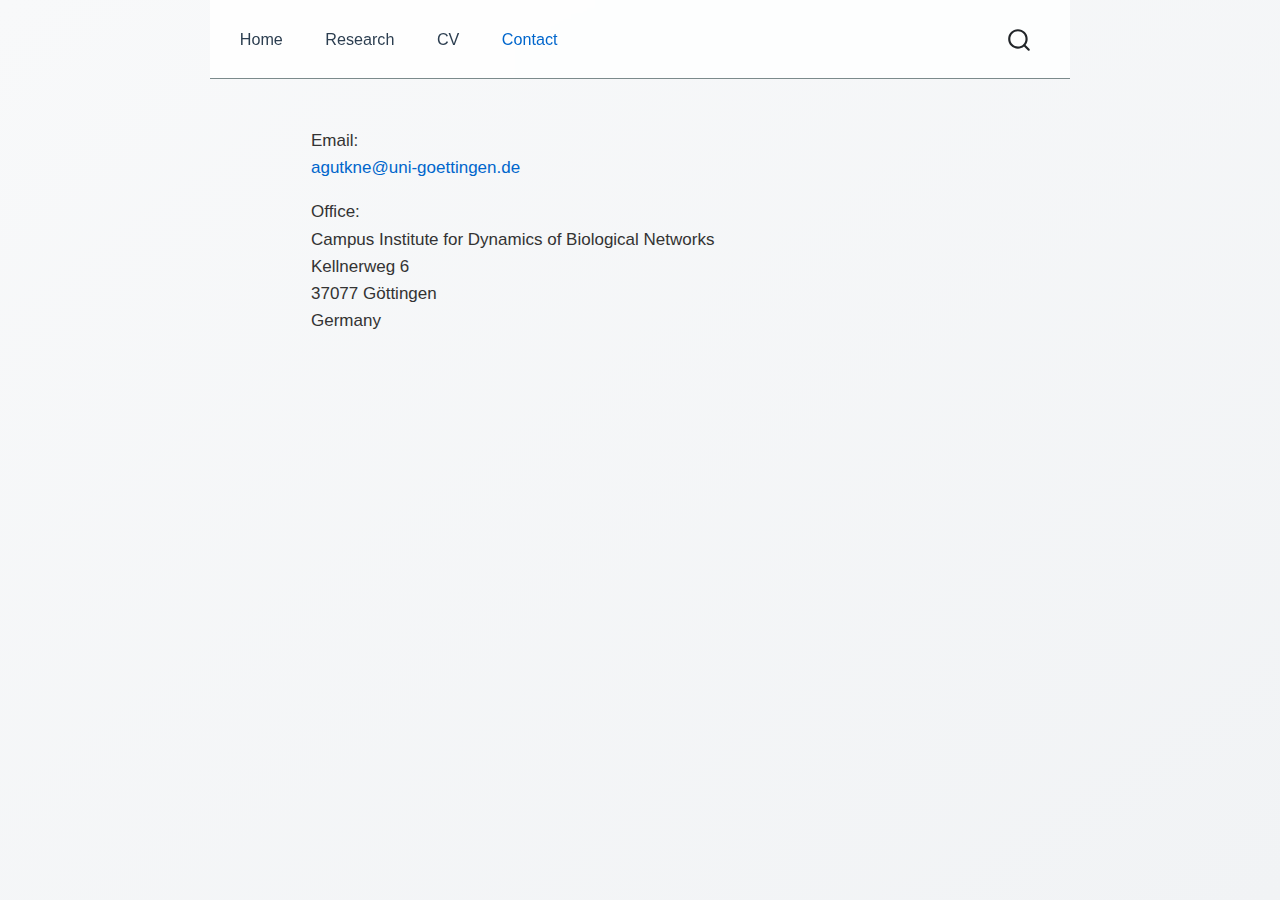
<file: contact.html>
<!DOCTYPE html>
<html xmlns="http://www.w3.org/1999/xhtml" lang="en" xml:lang="en"><head>

<meta charset="utf-8">
<meta name="generator" content="quarto-1.4.552">

<meta name="viewport" content="width=device-width, initial-scale=1.0, user-scalable=yes">


<title>contact</title>
<style>
code{white-space: pre-wrap;}
span.smallcaps{font-variant: small-caps;}
div.columns{display: flex; gap: min(4vw, 1.5em);}
div.column{flex: auto; overflow-x: auto;}
div.hanging-indent{margin-left: 1.5em; text-indent: -1.5em;}
ul.task-list{list-style: none;}
ul.task-list li input[type="checkbox"] {
  width: 0.8em;
  margin: 0 0.8em 0.2em -1em; /* quarto-specific, see https://github.com/quarto-dev/quarto-cli/issues/4556 */ 
  vertical-align: middle;
}
</style>


<script src="site_libs/quarto-nav/quarto-nav.js"></script>
<script src="site_libs/quarto-nav/headroom.min.js"></script>
<script src="site_libs/clipboard/clipboard.min.js"></script>
<script src="site_libs/quarto-search/autocomplete.umd.js"></script>
<script src="site_libs/quarto-search/fuse.min.js"></script>
<script src="site_libs/quarto-search/quarto-search.js"></script>
<meta name="quarto:offset" content="./">
<script src="site_libs/quarto-html/quarto.js"></script>
<script src="site_libs/quarto-html/popper.min.js"></script>
<script src="site_libs/quarto-html/tippy.umd.min.js"></script>
<script src="site_libs/quarto-html/anchor.min.js"></script>
<link href="site_libs/quarto-html/tippy.css" rel="stylesheet">
<link href="site_libs/quarto-html/quarto-syntax-highlighting.css" rel="stylesheet" id="quarto-text-highlighting-styles">
<script src="site_libs/bootstrap/bootstrap.min.js"></script>
<link href="site_libs/bootstrap/bootstrap-icons.css" rel="stylesheet">
<link href="site_libs/bootstrap/bootstrap.min.css" rel="stylesheet" id="quarto-bootstrap" data-mode="light">
<script id="quarto-search-options" type="application/json">{
  "location": "navbar",
  "copy-button": false,
  "collapse-after": 3,
  "panel-placement": "end",
  "type": "overlay",
  "limit": 50,
  "keyboard-shortcut": [
    "f",
    "/",
    "s"
  ],
  "show-item-context": false,
  "language": {
    "search-no-results-text": "No results",
    "search-matching-documents-text": "matching documents",
    "search-copy-link-title": "Copy link to search",
    "search-hide-matches-text": "Hide additional matches",
    "search-more-match-text": "more match in this document",
    "search-more-matches-text": "more matches in this document",
    "search-clear-button-title": "Clear",
    "search-text-placeholder": "",
    "search-detached-cancel-button-title": "Cancel",
    "search-submit-button-title": "Submit",
    "search-label": "Search"
  }
}</script>


<link rel="stylesheet" href="styles.css">
</head>

<body class="nav-fixed">

<div id="quarto-search-results"></div>
  <header id="quarto-header" class="headroom fixed-top">
    <nav class="navbar navbar-expand-lg border-bottom" data-bs-theme="dark">
      <div class="navbar-container container-fluid">
            <div id="quarto-search" class="" title="Search"></div>
          <button class="navbar-toggler" type="button" data-bs-toggle="collapse" data-bs-target="#navbarCollapse" aria-controls="navbarCollapse" aria-expanded="false" aria-label="Toggle navigation" onclick="if (window.quartoToggleHeadroom) { window.quartoToggleHeadroom(); }">
  <span class="navbar-toggler-icon"></span>
</button>
          <div class="collapse navbar-collapse" id="navbarCollapse">
            <ul class="navbar-nav navbar-nav-scroll me-auto">
  <li class="nav-item">
    <a class="nav-link" href="./index.html"> 
<span class="menu-text">Home</span></a>
  </li>  
  <li class="nav-item">
    <a class="nav-link" href="./research.html"> 
<span class="menu-text">Research</span></a>
  </li>  
  <li class="nav-item">
    <a class="nav-link" href="./cv.pdf"> 
<span class="menu-text">CV</span></a>
  </li>  
  <li class="nav-item">
    <a class="nav-link active" href="./contact.html" aria-current="page"> 
<span class="menu-text">Contact</span></a>
  </li>  
</ul>
          </div> <!-- /navcollapse -->
          <div class="quarto-navbar-tools">
</div>
      </div> <!-- /container-fluid -->
    </nav>
</header>
<!-- content -->
<div id="quarto-content" class="quarto-container page-columns page-rows-contents page-layout-article page-navbar">
<!-- sidebar -->
<!-- margin-sidebar -->
    <div id="quarto-margin-sidebar" class="sidebar margin-sidebar">
        
    </div>
<!-- main -->
<main class="content" id="quarto-document-content">




<p>Email:<br>
<span id="emailAddress">Enable JavaScript to view email address</span></p>
<script>
const emailParts = ['agutkne', 'uni-goettingen.de'];
const email = emailParts.join('@');
document.getElementById('emailAddress').innerHTML = `<a href="mailto:${email}">${email}</a>`;
</script>
<p>Office:<br>
Campus Institute for Dynamics of Biological Networks<br>
Kellnerweg 6<br>
37077 Göttingen<br>
Germany</p>



</main> <!-- /main -->
<script id="quarto-html-after-body" type="application/javascript">
window.document.addEventListener("DOMContentLoaded", function (event) {
  const toggleBodyColorMode = (bsSheetEl) => {
    const mode = bsSheetEl.getAttribute("data-mode");
    const bodyEl = window.document.querySelector("body");
    if (mode === "dark") {
      bodyEl.classList.add("quarto-dark");
      bodyEl.classList.remove("quarto-light");
    } else {
      bodyEl.classList.add("quarto-light");
      bodyEl.classList.remove("quarto-dark");
    }
  }
  const toggleBodyColorPrimary = () => {
    const bsSheetEl = window.document.querySelector("link#quarto-bootstrap");
    if (bsSheetEl) {
      toggleBodyColorMode(bsSheetEl);
    }
  }
  toggleBodyColorPrimary();  
  const icon = "";
  const anchorJS = new window.AnchorJS();
  anchorJS.options = {
    placement: 'right',
    icon: icon
  };
  anchorJS.add('.anchored');
  const isCodeAnnotation = (el) => {
    for (const clz of el.classList) {
      if (clz.startsWith('code-annotation-')) {                     
        return true;
      }
    }
    return false;
  }
  const clipboard = new window.ClipboardJS('.code-copy-button', {
    text: function(trigger) {
      const codeEl = trigger.previousElementSibling.cloneNode(true);
      for (const childEl of codeEl.children) {
        if (isCodeAnnotation(childEl)) {
          childEl.remove();
        }
      }
      return codeEl.innerText;
    }
  });
  clipboard.on('success', function(e) {
    // button target
    const button = e.trigger;
    // don't keep focus
    button.blur();
    // flash "checked"
    button.classList.add('code-copy-button-checked');
    var currentTitle = button.getAttribute("title");
    button.setAttribute("title", "Copied!");
    let tooltip;
    if (window.bootstrap) {
      button.setAttribute("data-bs-toggle", "tooltip");
      button.setAttribute("data-bs-placement", "left");
      button.setAttribute("data-bs-title", "Copied!");
      tooltip = new bootstrap.Tooltip(button, 
        { trigger: "manual", 
          customClass: "code-copy-button-tooltip",
          offset: [0, -8]});
      tooltip.show();    
    }
    setTimeout(function() {
      if (tooltip) {
        tooltip.hide();
        button.removeAttribute("data-bs-title");
        button.removeAttribute("data-bs-toggle");
        button.removeAttribute("data-bs-placement");
      }
      button.setAttribute("title", currentTitle);
      button.classList.remove('code-copy-button-checked');
    }, 1000);
    // clear code selection
    e.clearSelection();
  });
    var localhostRegex = new RegExp(/^(?:http|https):\/\/localhost\:?[0-9]*\//);
    var mailtoRegex = new RegExp(/^mailto:/);
      var filterRegex = new RegExp('/' + window.location.host + '/');
    var isInternal = (href) => {
        return filterRegex.test(href) || localhostRegex.test(href) || mailtoRegex.test(href);
    }
    // Inspect non-navigation links and adorn them if external
 	var links = window.document.querySelectorAll('a[href]:not(.nav-link):not(.navbar-brand):not(.toc-action):not(.sidebar-link):not(.sidebar-item-toggle):not(.pagination-link):not(.no-external):not([aria-hidden]):not(.dropdown-item):not(.quarto-navigation-tool)');
    for (var i=0; i<links.length; i++) {
      const link = links[i];
      if (!isInternal(link.href)) {
        // undo the damage that might have been done by quarto-nav.js in the case of
        // links that we want to consider external
        if (link.dataset.originalHref !== undefined) {
          link.href = link.dataset.originalHref;
        }
      }
    }
  function tippyHover(el, contentFn, onTriggerFn, onUntriggerFn) {
    const config = {
      allowHTML: true,
      maxWidth: 500,
      delay: 100,
      arrow: false,
      appendTo: function(el) {
          return el.parentElement;
      },
      interactive: true,
      interactiveBorder: 10,
      theme: 'quarto',
      placement: 'bottom-start',
    };
    if (contentFn) {
      config.content = contentFn;
    }
    if (onTriggerFn) {
      config.onTrigger = onTriggerFn;
    }
    if (onUntriggerFn) {
      config.onUntrigger = onUntriggerFn;
    }
    window.tippy(el, config); 
  }
  const noterefs = window.document.querySelectorAll('a[role="doc-noteref"]');
  for (var i=0; i<noterefs.length; i++) {
    const ref = noterefs[i];
    tippyHover(ref, function() {
      // use id or data attribute instead here
      let href = ref.getAttribute('data-footnote-href') || ref.getAttribute('href');
      try { href = new URL(href).hash; } catch {}
      const id = href.replace(/^#\/?/, "");
      const note = window.document.getElementById(id);
      if (note) {
        return note.innerHTML;
      } else {
        return "";
      }
    });
  }
  const xrefs = window.document.querySelectorAll('a.quarto-xref');
  const processXRef = (id, note) => {
    // Strip column container classes
    const stripColumnClz = (el) => {
      el.classList.remove("page-full", "page-columns");
      if (el.children) {
        for (const child of el.children) {
          stripColumnClz(child);
        }
      }
    }
    stripColumnClz(note)
    if (id === null || id.startsWith('sec-')) {
      // Special case sections, only their first couple elements
      const container = document.createElement("div");
      if (note.children && note.children.length > 2) {
        container.appendChild(note.children[0].cloneNode(true));
        for (let i = 1; i < note.children.length; i++) {
          const child = note.children[i];
          if (child.tagName === "P" && child.innerText === "") {
            continue;
          } else {
            container.appendChild(child.cloneNode(true));
            break;
          }
        }
        if (window.Quarto?.typesetMath) {
          window.Quarto.typesetMath(container);
        }
        return container.innerHTML
      } else {
        if (window.Quarto?.typesetMath) {
          window.Quarto.typesetMath(note);
        }
        return note.innerHTML;
      }
    } else {
      // Remove any anchor links if they are present
      const anchorLink = note.querySelector('a.anchorjs-link');
      if (anchorLink) {
        anchorLink.remove();
      }
      if (window.Quarto?.typesetMath) {
        window.Quarto.typesetMath(note);
      }
      // TODO in 1.5, we should make sure this works without a callout special case
      if (note.classList.contains("callout")) {
        return note.outerHTML;
      } else {
        return note.innerHTML;
      }
    }
  }
  for (var i=0; i<xrefs.length; i++) {
    const xref = xrefs[i];
    tippyHover(xref, undefined, function(instance) {
      instance.disable();
      let url = xref.getAttribute('href');
      let hash = undefined; 
      if (url.startsWith('#')) {
        hash = url;
      } else {
        try { hash = new URL(url).hash; } catch {}
      }
      if (hash) {
        const id = hash.replace(/^#\/?/, "");
        const note = window.document.getElementById(id);
        if (note !== null) {
          try {
            const html = processXRef(id, note.cloneNode(true));
            instance.setContent(html);
          } finally {
            instance.enable();
            instance.show();
          }
        } else {
          // See if we can fetch this
          fetch(url.split('#')[0])
          .then(res => res.text())
          .then(html => {
            const parser = new DOMParser();
            const htmlDoc = parser.parseFromString(html, "text/html");
            const note = htmlDoc.getElementById(id);
            if (note !== null) {
              const html = processXRef(id, note);
              instance.setContent(html);
            } 
          }).finally(() => {
            instance.enable();
            instance.show();
          });
        }
      } else {
        // See if we can fetch a full url (with no hash to target)
        // This is a special case and we should probably do some content thinning / targeting
        fetch(url)
        .then(res => res.text())
        .then(html => {
          const parser = new DOMParser();
          const htmlDoc = parser.parseFromString(html, "text/html");
          const note = htmlDoc.querySelector('main.content');
          if (note !== null) {
            // This should only happen for chapter cross references
            // (since there is no id in the URL)
            // remove the first header
            if (note.children.length > 0 && note.children[0].tagName === "HEADER") {
              note.children[0].remove();
            }
            const html = processXRef(null, note);
            instance.setContent(html);
          } 
        }).finally(() => {
          instance.enable();
          instance.show();
        });
      }
    }, function(instance) {
    });
  }
      let selectedAnnoteEl;
      const selectorForAnnotation = ( cell, annotation) => {
        let cellAttr = 'data-code-cell="' + cell + '"';
        let lineAttr = 'data-code-annotation="' +  annotation + '"';
        const selector = 'span[' + cellAttr + '][' + lineAttr + ']';
        return selector;
      }
      const selectCodeLines = (annoteEl) => {
        const doc = window.document;
        const targetCell = annoteEl.getAttribute("data-target-cell");
        const targetAnnotation = annoteEl.getAttribute("data-target-annotation");
        const annoteSpan = window.document.querySelector(selectorForAnnotation(targetCell, targetAnnotation));
        const lines = annoteSpan.getAttribute("data-code-lines").split(",");
        const lineIds = lines.map((line) => {
          return targetCell + "-" + line;
        })
        let top = null;
        let height = null;
        let parent = null;
        if (lineIds.length > 0) {
            //compute the position of the single el (top and bottom and make a div)
            const el = window.document.getElementById(lineIds[0]);
            top = el.offsetTop;
            height = el.offsetHeight;
            parent = el.parentElement.parentElement;
          if (lineIds.length > 1) {
            const lastEl = window.document.getElementById(lineIds[lineIds.length - 1]);
            const bottom = lastEl.offsetTop + lastEl.offsetHeight;
            height = bottom - top;
          }
          if (top !== null && height !== null && parent !== null) {
            // cook up a div (if necessary) and position it 
            let div = window.document.getElementById("code-annotation-line-highlight");
            if (div === null) {
              div = window.document.createElement("div");
              div.setAttribute("id", "code-annotation-line-highlight");
              div.style.position = 'absolute';
              parent.appendChild(div);
            }
            div.style.top = top - 2 + "px";
            div.style.height = height + 4 + "px";
            div.style.left = 0;
            let gutterDiv = window.document.getElementById("code-annotation-line-highlight-gutter");
            if (gutterDiv === null) {
              gutterDiv = window.document.createElement("div");
              gutterDiv.setAttribute("id", "code-annotation-line-highlight-gutter");
              gutterDiv.style.position = 'absolute';
              const codeCell = window.document.getElementById(targetCell);
              const gutter = codeCell.querySelector('.code-annotation-gutter');
              gutter.appendChild(gutterDiv);
            }
            gutterDiv.style.top = top - 2 + "px";
            gutterDiv.style.height = height + 4 + "px";
          }
          selectedAnnoteEl = annoteEl;
        }
      };
      const unselectCodeLines = () => {
        const elementsIds = ["code-annotation-line-highlight", "code-annotation-line-highlight-gutter"];
        elementsIds.forEach((elId) => {
          const div = window.document.getElementById(elId);
          if (div) {
            div.remove();
          }
        });
        selectedAnnoteEl = undefined;
      };
        // Handle positioning of the toggle
    window.addEventListener(
      "resize",
      throttle(() => {
        elRect = undefined;
        if (selectedAnnoteEl) {
          selectCodeLines(selectedAnnoteEl);
        }
      }, 10)
    );
    function throttle(fn, ms) {
    let throttle = false;
    let timer;
      return (...args) => {
        if(!throttle) { // first call gets through
            fn.apply(this, args);
            throttle = true;
        } else { // all the others get throttled
            if(timer) clearTimeout(timer); // cancel #2
            timer = setTimeout(() => {
              fn.apply(this, args);
              timer = throttle = false;
            }, ms);
        }
      };
    }
      // Attach click handler to the DT
      const annoteDls = window.document.querySelectorAll('dt[data-target-cell]');
      for (const annoteDlNode of annoteDls) {
        annoteDlNode.addEventListener('click', (event) => {
          const clickedEl = event.target;
          if (clickedEl !== selectedAnnoteEl) {
            unselectCodeLines();
            const activeEl = window.document.querySelector('dt[data-target-cell].code-annotation-active');
            if (activeEl) {
              activeEl.classList.remove('code-annotation-active');
            }
            selectCodeLines(clickedEl);
            clickedEl.classList.add('code-annotation-active');
          } else {
            // Unselect the line
            unselectCodeLines();
            clickedEl.classList.remove('code-annotation-active');
          }
        });
      }
  const findCites = (el) => {
    const parentEl = el.parentElement;
    if (parentEl) {
      const cites = parentEl.dataset.cites;
      if (cites) {
        return {
          el,
          cites: cites.split(' ')
        };
      } else {
        return findCites(el.parentElement)
      }
    } else {
      return undefined;
    }
  };
  var bibliorefs = window.document.querySelectorAll('a[role="doc-biblioref"]');
  for (var i=0; i<bibliorefs.length; i++) {
    const ref = bibliorefs[i];
    const citeInfo = findCites(ref);
    if (citeInfo) {
      tippyHover(citeInfo.el, function() {
        var popup = window.document.createElement('div');
        citeInfo.cites.forEach(function(cite) {
          var citeDiv = window.document.createElement('div');
          citeDiv.classList.add('hanging-indent');
          citeDiv.classList.add('csl-entry');
          var biblioDiv = window.document.getElementById('ref-' + cite);
          if (biblioDiv) {
            citeDiv.innerHTML = biblioDiv.innerHTML;
          }
          popup.appendChild(citeDiv);
        });
        return popup.innerHTML;
      });
    }
  }
});
</script>
</div> <!-- /content -->




</body></html>
</file>
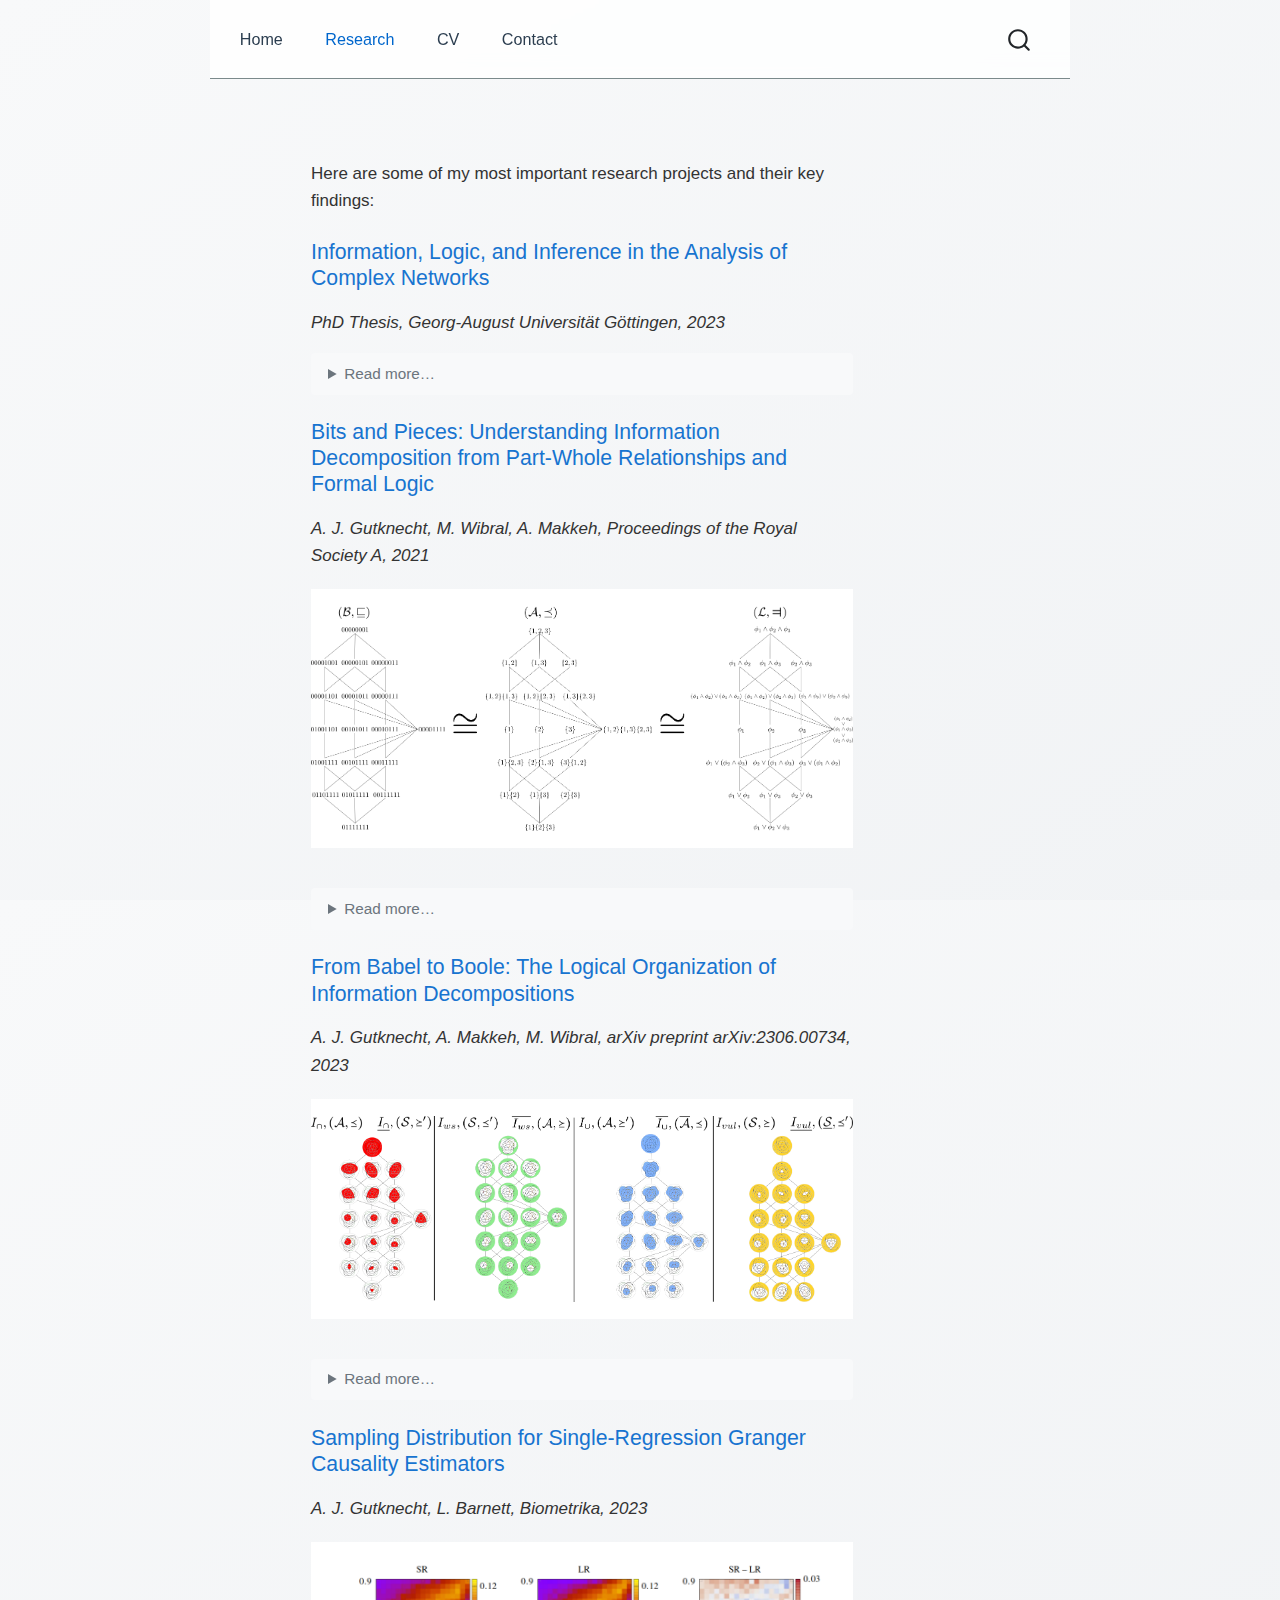
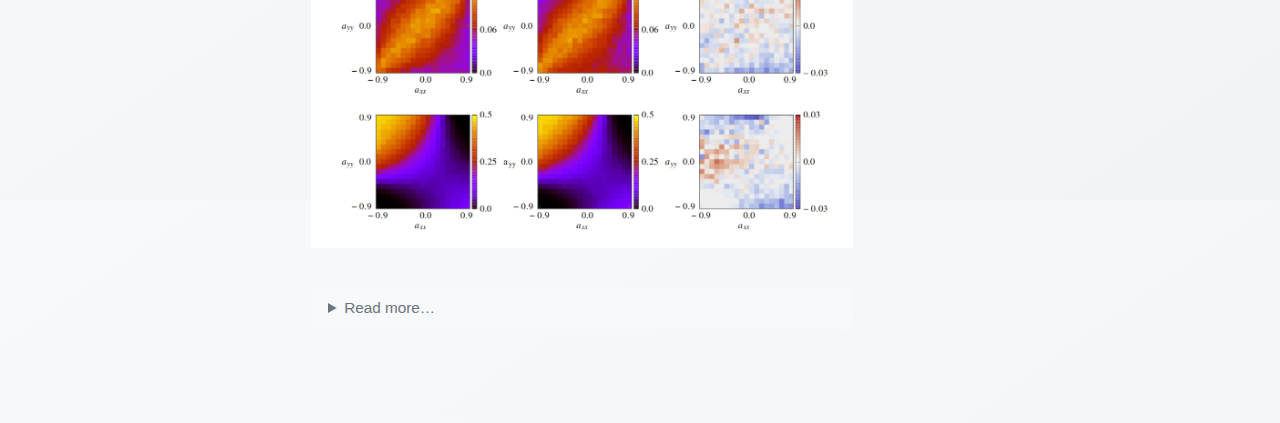
<file: research.html>
<!DOCTYPE html>
<html xmlns="http://www.w3.org/1999/xhtml" lang="en" xml:lang="en"><head>

<meta charset="utf-8">
<meta name="generator" content="quarto-1.4.552">

<meta name="viewport" content="width=device-width, initial-scale=1.0, user-scalable=yes">


<title>Research</title>
<style>
code{white-space: pre-wrap;}
span.smallcaps{font-variant: small-caps;}
div.columns{display: flex; gap: min(4vw, 1.5em);}
div.column{flex: auto; overflow-x: auto;}
div.hanging-indent{margin-left: 1.5em; text-indent: -1.5em;}
ul.task-list{list-style: none;}
ul.task-list li input[type="checkbox"] {
  width: 0.8em;
  margin: 0 0.8em 0.2em -1em; /* quarto-specific, see https://github.com/quarto-dev/quarto-cli/issues/4556 */ 
  vertical-align: middle;
}
</style>


<script src="site_libs/quarto-nav/quarto-nav.js"></script>
<script src="site_libs/quarto-nav/headroom.min.js"></script>
<script src="site_libs/clipboard/clipboard.min.js"></script>
<script src="site_libs/quarto-search/autocomplete.umd.js"></script>
<script src="site_libs/quarto-search/fuse.min.js"></script>
<script src="site_libs/quarto-search/quarto-search.js"></script>
<meta name="quarto:offset" content="./">
<script src="site_libs/quarto-html/quarto.js"></script>
<script src="site_libs/quarto-html/popper.min.js"></script>
<script src="site_libs/quarto-html/tippy.umd.min.js"></script>
<script src="site_libs/quarto-html/anchor.min.js"></script>
<link href="site_libs/quarto-html/tippy.css" rel="stylesheet">
<link href="site_libs/quarto-html/quarto-syntax-highlighting.css" rel="stylesheet" id="quarto-text-highlighting-styles">
<script src="site_libs/bootstrap/bootstrap.min.js"></script>
<link href="site_libs/bootstrap/bootstrap-icons.css" rel="stylesheet">
<link href="site_libs/bootstrap/bootstrap.min.css" rel="stylesheet" id="quarto-bootstrap" data-mode="light">
<script id="quarto-search-options" type="application/json">{
  "location": "navbar",
  "copy-button": false,
  "collapse-after": 3,
  "panel-placement": "end",
  "type": "overlay",
  "limit": 50,
  "keyboard-shortcut": [
    "f",
    "/",
    "s"
  ],
  "show-item-context": false,
  "language": {
    "search-no-results-text": "No results",
    "search-matching-documents-text": "matching documents",
    "search-copy-link-title": "Copy link to search",
    "search-hide-matches-text": "Hide additional matches",
    "search-more-match-text": "more match in this document",
    "search-more-matches-text": "more matches in this document",
    "search-clear-button-title": "Clear",
    "search-text-placeholder": "",
    "search-detached-cancel-button-title": "Cancel",
    "search-submit-button-title": "Submit",
    "search-label": "Search"
  }
}</script>


<link rel="stylesheet" href="styles.css">
</head>

<body class="nav-fixed">

<div id="quarto-search-results"></div>
  <header id="quarto-header" class="headroom fixed-top">
    <nav class="navbar navbar-expand-lg border-bottom" data-bs-theme="dark">
      <div class="navbar-container container-fluid">
            <div id="quarto-search" class="" title="Search"></div>
          <button class="navbar-toggler" type="button" data-bs-toggle="collapse" data-bs-target="#navbarCollapse" aria-controls="navbarCollapse" aria-expanded="false" aria-label="Toggle navigation" onclick="if (window.quartoToggleHeadroom) { window.quartoToggleHeadroom(); }">
  <span class="navbar-toggler-icon"></span>
</button>
          <div class="collapse navbar-collapse" id="navbarCollapse">
            <ul class="navbar-nav navbar-nav-scroll me-auto">
  <li class="nav-item">
    <a class="nav-link" href="./index.html"> 
<span class="menu-text">Home</span></a>
  </li>  
  <li class="nav-item">
    <a class="nav-link active" href="./research.html" aria-current="page"> 
<span class="menu-text">Research</span></a>
  </li>  
  <li class="nav-item">
    <a class="nav-link" href="./cv.pdf"> 
<span class="menu-text">CV</span></a>
  </li>  
  <li class="nav-item">
    <a class="nav-link" href="./contact.html"> 
<span class="menu-text">Contact</span></a>
  </li>  
</ul>
          </div> <!-- /navcollapse -->
          <div class="quarto-navbar-tools">
</div>
      </div> <!-- /container-fluid -->
    </nav>
</header>
<!-- content -->
<div id="quarto-content" class="quarto-container page-columns page-rows-contents page-layout-article page-navbar">
<!-- sidebar -->
<!-- margin-sidebar -->
    <div id="quarto-margin-sidebar" class="sidebar margin-sidebar">
        
    </div>
<!-- main -->
<main class="content" id="quarto-document-content">

<header id="title-block-header" class="quarto-title-block default">
<div class="quarto-title">
<h1 class="title">Research</h1>
</div>



<div class="quarto-title-meta">

    
  
    
  </div>
  


</header>


<p>Here are some of my most important research projects and their key findings:</p>
<section id="information-logic-and-inference-in-the-analysis-of-complex-networks" class="level4">
<h4 class="anchored" data-anchor-id="information-logic-and-inference-in-the-analysis-of-complex-networks"><a href="https://ediss.uni-goettingen.de/handle/11858/15045">Information, Logic, and Inference in the Analysis of Complex Networks</a></h4>
<p><em>PhD Thesis, Georg-August Universität Göttingen, 2023</em></p>
<details>
<summary>
Read more…
</summary>
My doctoral thesis develops mathematical methods for analyzing information processing in complex networks, integrating insights from information theory and formal logic. It also introduces statistical inference techniques for testing and estimating information flow.
</details>
</section>
<section id="bits-and-pieces-understanding-information-decomposition-from-part-whole-relationships-and-formal-logic" class="level4">
<h4 class="anchored" data-anchor-id="bits-and-pieces-understanding-information-decomposition-from-part-whole-relationships-and-formal-logic"><a href="https://royalsocietypublishing.org/doi/full/10.1098/rspa.2021.0110">Bits and Pieces: Understanding Information Decomposition from Part-Whole Relationships and Formal Logic</a></h4>
<p><em>A. J. Gutknecht, M. Wibral, A. Makkeh, Proceedings of the Royal Society A, 2021</em></p>
<div class="publication-highlight" style="justify-content: center; margin: 20px 0 40px 0; background: white;">
<p><img src="images/three_worlds_pid.png" alt="PID conceptual framework" style="width: 800px; margin: 0; box-shadow: none;"></p>
</div>
<details>
<summary>
Read more…
</summary>
This paper establishes a mathematical foundation for Partial Information Decomposition (PID) using mereology (the study of part-whole relationships) and formal logic. PID extends Shannon information theory by quantifying how information about a target variable is distributed across multiple sources. Specifically, it distinguishes information that is unique to certain sources, redundantly shared among them, or synergistically generated through their interactions. PID is highly relevant to all areas of complexity science, as it provides a mathematical basis for defining and quantifying key concepts such as emergence or the complexity of representations in neural networks.
</details>
</section>
<section id="from-babel-to-boole-the-logical-organization-of-information-decompositions" class="level4">
<h4 class="anchored" data-anchor-id="from-babel-to-boole-the-logical-organization-of-information-decompositions"><a href="https://arxiv.org/abs/2306.00734">From Babel to Boole: The Logical Organization of Information Decompositions</a></h4>
<p><em>A. J. Gutknecht, A. Makkeh, M. Wibral, arXiv preprint arXiv:2306.00734, 2023</em></p>
<div class="publication-highlight" style="justify-content: center; margin: 20px 0 40px 0; background: white;">
<p><img src="images/logical_scheme_refs_3_lattice.png" alt="Logical scheme diagram" style="width: 800px; margin: 0; box-shadow: none;"></p>
</div>
<details>
<summary>
Read more…
</summary>
This work expands on the ideas in <em>Bits and Pieces</em> by introducing a unifying framework for Partial Information Decomposition based on Boolean functions. It identifies PID-inducing concepts—such as redundancy, synergy, and union information—as logical conditions on these functions. The framework clarifies the relationships between different PID approaches and introduces novel PID inducing concepts such as “vulnerable information”, thus offering new insights into the structure of information decomposition.
</details>
</section>
<section id="sampling-distribution-for-single-regression-granger-causality-estimators" class="level4">
<h4 class="anchored" data-anchor-id="sampling-distribution-for-single-regression-granger-causality-estimators"><a href="https://academic.oup.com/biomet/article/110/4/933/7035939">Sampling Distribution for Single-Regression Granger Causality Estimators</a></h4>
<p><em>A. J. Gutknecht, L. Barnett, Biometrika, 2023</em></p>
<div class="publication-highlight" style="justify-content: center; margin: 20px 0 40px 0; background: white;">
<p><img src="images/gcsreg.png" alt="Granger causality diagram" style="width: 800px; margin: 0; box-shadow: none;"></p>
</div>
<details>
<summary>
Read more…
</summary>
This paper contributes to the statistical theory of linear information flow. It analytically derives the sampling distribution of a particularly efficient class of Granger causality estimators known as “single regression” estimators. It also construct valid statistical tests based on the derived distributions.
</details>


</section>

</main> <!-- /main -->
<script id="quarto-html-after-body" type="application/javascript">
window.document.addEventListener("DOMContentLoaded", function (event) {
  const toggleBodyColorMode = (bsSheetEl) => {
    const mode = bsSheetEl.getAttribute("data-mode");
    const bodyEl = window.document.querySelector("body");
    if (mode === "dark") {
      bodyEl.classList.add("quarto-dark");
      bodyEl.classList.remove("quarto-light");
    } else {
      bodyEl.classList.add("quarto-light");
      bodyEl.classList.remove("quarto-dark");
    }
  }
  const toggleBodyColorPrimary = () => {
    const bsSheetEl = window.document.querySelector("link#quarto-bootstrap");
    if (bsSheetEl) {
      toggleBodyColorMode(bsSheetEl);
    }
  }
  toggleBodyColorPrimary();  
  const icon = "";
  const anchorJS = new window.AnchorJS();
  anchorJS.options = {
    placement: 'right',
    icon: icon
  };
  anchorJS.add('.anchored');
  const isCodeAnnotation = (el) => {
    for (const clz of el.classList) {
      if (clz.startsWith('code-annotation-')) {                     
        return true;
      }
    }
    return false;
  }
  const clipboard = new window.ClipboardJS('.code-copy-button', {
    text: function(trigger) {
      const codeEl = trigger.previousElementSibling.cloneNode(true);
      for (const childEl of codeEl.children) {
        if (isCodeAnnotation(childEl)) {
          childEl.remove();
        }
      }
      return codeEl.innerText;
    }
  });
  clipboard.on('success', function(e) {
    // button target
    const button = e.trigger;
    // don't keep focus
    button.blur();
    // flash "checked"
    button.classList.add('code-copy-button-checked');
    var currentTitle = button.getAttribute("title");
    button.setAttribute("title", "Copied!");
    let tooltip;
    if (window.bootstrap) {
      button.setAttribute("data-bs-toggle", "tooltip");
      button.setAttribute("data-bs-placement", "left");
      button.setAttribute("data-bs-title", "Copied!");
      tooltip = new bootstrap.Tooltip(button, 
        { trigger: "manual", 
          customClass: "code-copy-button-tooltip",
          offset: [0, -8]});
      tooltip.show();    
    }
    setTimeout(function() {
      if (tooltip) {
        tooltip.hide();
        button.removeAttribute("data-bs-title");
        button.removeAttribute("data-bs-toggle");
        button.removeAttribute("data-bs-placement");
      }
      button.setAttribute("title", currentTitle);
      button.classList.remove('code-copy-button-checked');
    }, 1000);
    // clear code selection
    e.clearSelection();
  });
    var localhostRegex = new RegExp(/^(?:http|https):\/\/localhost\:?[0-9]*\//);
    var mailtoRegex = new RegExp(/^mailto:/);
      var filterRegex = new RegExp('/' + window.location.host + '/');
    var isInternal = (href) => {
        return filterRegex.test(href) || localhostRegex.test(href) || mailtoRegex.test(href);
    }
    // Inspect non-navigation links and adorn them if external
 	var links = window.document.querySelectorAll('a[href]:not(.nav-link):not(.navbar-brand):not(.toc-action):not(.sidebar-link):not(.sidebar-item-toggle):not(.pagination-link):not(.no-external):not([aria-hidden]):not(.dropdown-item):not(.quarto-navigation-tool)');
    for (var i=0; i<links.length; i++) {
      const link = links[i];
      if (!isInternal(link.href)) {
        // undo the damage that might have been done by quarto-nav.js in the case of
        // links that we want to consider external
        if (link.dataset.originalHref !== undefined) {
          link.href = link.dataset.originalHref;
        }
      }
    }
  function tippyHover(el, contentFn, onTriggerFn, onUntriggerFn) {
    const config = {
      allowHTML: true,
      maxWidth: 500,
      delay: 100,
      arrow: false,
      appendTo: function(el) {
          return el.parentElement;
      },
      interactive: true,
      interactiveBorder: 10,
      theme: 'quarto',
      placement: 'bottom-start',
    };
    if (contentFn) {
      config.content = contentFn;
    }
    if (onTriggerFn) {
      config.onTrigger = onTriggerFn;
    }
    if (onUntriggerFn) {
      config.onUntrigger = onUntriggerFn;
    }
    window.tippy(el, config); 
  }
  const noterefs = window.document.querySelectorAll('a[role="doc-noteref"]');
  for (var i=0; i<noterefs.length; i++) {
    const ref = noterefs[i];
    tippyHover(ref, function() {
      // use id or data attribute instead here
      let href = ref.getAttribute('data-footnote-href') || ref.getAttribute('href');
      try { href = new URL(href).hash; } catch {}
      const id = href.replace(/^#\/?/, "");
      const note = window.document.getElementById(id);
      if (note) {
        return note.innerHTML;
      } else {
        return "";
      }
    });
  }
  const xrefs = window.document.querySelectorAll('a.quarto-xref');
  const processXRef = (id, note) => {
    // Strip column container classes
    const stripColumnClz = (el) => {
      el.classList.remove("page-full", "page-columns");
      if (el.children) {
        for (const child of el.children) {
          stripColumnClz(child);
        }
      }
    }
    stripColumnClz(note)
    if (id === null || id.startsWith('sec-')) {
      // Special case sections, only their first couple elements
      const container = document.createElement("div");
      if (note.children && note.children.length > 2) {
        container.appendChild(note.children[0].cloneNode(true));
        for (let i = 1; i < note.children.length; i++) {
          const child = note.children[i];
          if (child.tagName === "P" && child.innerText === "") {
            continue;
          } else {
            container.appendChild(child.cloneNode(true));
            break;
          }
        }
        if (window.Quarto?.typesetMath) {
          window.Quarto.typesetMath(container);
        }
        return container.innerHTML
      } else {
        if (window.Quarto?.typesetMath) {
          window.Quarto.typesetMath(note);
        }
        return note.innerHTML;
      }
    } else {
      // Remove any anchor links if they are present
      const anchorLink = note.querySelector('a.anchorjs-link');
      if (anchorLink) {
        anchorLink.remove();
      }
      if (window.Quarto?.typesetMath) {
        window.Quarto.typesetMath(note);
      }
      // TODO in 1.5, we should make sure this works without a callout special case
      if (note.classList.contains("callout")) {
        return note.outerHTML;
      } else {
        return note.innerHTML;
      }
    }
  }
  for (var i=0; i<xrefs.length; i++) {
    const xref = xrefs[i];
    tippyHover(xref, undefined, function(instance) {
      instance.disable();
      let url = xref.getAttribute('href');
      let hash = undefined; 
      if (url.startsWith('#')) {
        hash = url;
      } else {
        try { hash = new URL(url).hash; } catch {}
      }
      if (hash) {
        const id = hash.replace(/^#\/?/, "");
        const note = window.document.getElementById(id);
        if (note !== null) {
          try {
            const html = processXRef(id, note.cloneNode(true));
            instance.setContent(html);
          } finally {
            instance.enable();
            instance.show();
          }
        } else {
          // See if we can fetch this
          fetch(url.split('#')[0])
          .then(res => res.text())
          .then(html => {
            const parser = new DOMParser();
            const htmlDoc = parser.parseFromString(html, "text/html");
            const note = htmlDoc.getElementById(id);
            if (note !== null) {
              const html = processXRef(id, note);
              instance.setContent(html);
            } 
          }).finally(() => {
            instance.enable();
            instance.show();
          });
        }
      } else {
        // See if we can fetch a full url (with no hash to target)
        // This is a special case and we should probably do some content thinning / targeting
        fetch(url)
        .then(res => res.text())
        .then(html => {
          const parser = new DOMParser();
          const htmlDoc = parser.parseFromString(html, "text/html");
          const note = htmlDoc.querySelector('main.content');
          if (note !== null) {
            // This should only happen for chapter cross references
            // (since there is no id in the URL)
            // remove the first header
            if (note.children.length > 0 && note.children[0].tagName === "HEADER") {
              note.children[0].remove();
            }
            const html = processXRef(null, note);
            instance.setContent(html);
          } 
        }).finally(() => {
          instance.enable();
          instance.show();
        });
      }
    }, function(instance) {
    });
  }
      let selectedAnnoteEl;
      const selectorForAnnotation = ( cell, annotation) => {
        let cellAttr = 'data-code-cell="' + cell + '"';
        let lineAttr = 'data-code-annotation="' +  annotation + '"';
        const selector = 'span[' + cellAttr + '][' + lineAttr + ']';
        return selector;
      }
      const selectCodeLines = (annoteEl) => {
        const doc = window.document;
        const targetCell = annoteEl.getAttribute("data-target-cell");
        const targetAnnotation = annoteEl.getAttribute("data-target-annotation");
        const annoteSpan = window.document.querySelector(selectorForAnnotation(targetCell, targetAnnotation));
        const lines = annoteSpan.getAttribute("data-code-lines").split(",");
        const lineIds = lines.map((line) => {
          return targetCell + "-" + line;
        })
        let top = null;
        let height = null;
        let parent = null;
        if (lineIds.length > 0) {
            //compute the position of the single el (top and bottom and make a div)
            const el = window.document.getElementById(lineIds[0]);
            top = el.offsetTop;
            height = el.offsetHeight;
            parent = el.parentElement.parentElement;
          if (lineIds.length > 1) {
            const lastEl = window.document.getElementById(lineIds[lineIds.length - 1]);
            const bottom = lastEl.offsetTop + lastEl.offsetHeight;
            height = bottom - top;
          }
          if (top !== null && height !== null && parent !== null) {
            // cook up a div (if necessary) and position it 
            let div = window.document.getElementById("code-annotation-line-highlight");
            if (div === null) {
              div = window.document.createElement("div");
              div.setAttribute("id", "code-annotation-line-highlight");
              div.style.position = 'absolute';
              parent.appendChild(div);
            }
            div.style.top = top - 2 + "px";
            div.style.height = height + 4 + "px";
            div.style.left = 0;
            let gutterDiv = window.document.getElementById("code-annotation-line-highlight-gutter");
            if (gutterDiv === null) {
              gutterDiv = window.document.createElement("div");
              gutterDiv.setAttribute("id", "code-annotation-line-highlight-gutter");
              gutterDiv.style.position = 'absolute';
              const codeCell = window.document.getElementById(targetCell);
              const gutter = codeCell.querySelector('.code-annotation-gutter');
              gutter.appendChild(gutterDiv);
            }
            gutterDiv.style.top = top - 2 + "px";
            gutterDiv.style.height = height + 4 + "px";
          }
          selectedAnnoteEl = annoteEl;
        }
      };
      const unselectCodeLines = () => {
        const elementsIds = ["code-annotation-line-highlight", "code-annotation-line-highlight-gutter"];
        elementsIds.forEach((elId) => {
          const div = window.document.getElementById(elId);
          if (div) {
            div.remove();
          }
        });
        selectedAnnoteEl = undefined;
      };
        // Handle positioning of the toggle
    window.addEventListener(
      "resize",
      throttle(() => {
        elRect = undefined;
        if (selectedAnnoteEl) {
          selectCodeLines(selectedAnnoteEl);
        }
      }, 10)
    );
    function throttle(fn, ms) {
    let throttle = false;
    let timer;
      return (...args) => {
        if(!throttle) { // first call gets through
            fn.apply(this, args);
            throttle = true;
        } else { // all the others get throttled
            if(timer) clearTimeout(timer); // cancel #2
            timer = setTimeout(() => {
              fn.apply(this, args);
              timer = throttle = false;
            }, ms);
        }
      };
    }
      // Attach click handler to the DT
      const annoteDls = window.document.querySelectorAll('dt[data-target-cell]');
      for (const annoteDlNode of annoteDls) {
        annoteDlNode.addEventListener('click', (event) => {
          const clickedEl = event.target;
          if (clickedEl !== selectedAnnoteEl) {
            unselectCodeLines();
            const activeEl = window.document.querySelector('dt[data-target-cell].code-annotation-active');
            if (activeEl) {
              activeEl.classList.remove('code-annotation-active');
            }
            selectCodeLines(clickedEl);
            clickedEl.classList.add('code-annotation-active');
          } else {
            // Unselect the line
            unselectCodeLines();
            clickedEl.classList.remove('code-annotation-active');
          }
        });
      }
  const findCites = (el) => {
    const parentEl = el.parentElement;
    if (parentEl) {
      const cites = parentEl.dataset.cites;
      if (cites) {
        return {
          el,
          cites: cites.split(' ')
        };
      } else {
        return findCites(el.parentElement)
      }
    } else {
      return undefined;
    }
  };
  var bibliorefs = window.document.querySelectorAll('a[role="doc-biblioref"]');
  for (var i=0; i<bibliorefs.length; i++) {
    const ref = bibliorefs[i];
    const citeInfo = findCites(ref);
    if (citeInfo) {
      tippyHover(citeInfo.el, function() {
        var popup = window.document.createElement('div');
        citeInfo.cites.forEach(function(cite) {
          var citeDiv = window.document.createElement('div');
          citeDiv.classList.add('hanging-indent');
          citeDiv.classList.add('csl-entry');
          var biblioDiv = window.document.getElementById('ref-' + cite);
          if (biblioDiv) {
            citeDiv.innerHTML = biblioDiv.innerHTML;
          }
          popup.appendChild(citeDiv);
        });
        return popup.innerHTML;
      });
    }
  }
});
</script>
</div> <!-- /content -->




</body></html>
</file>
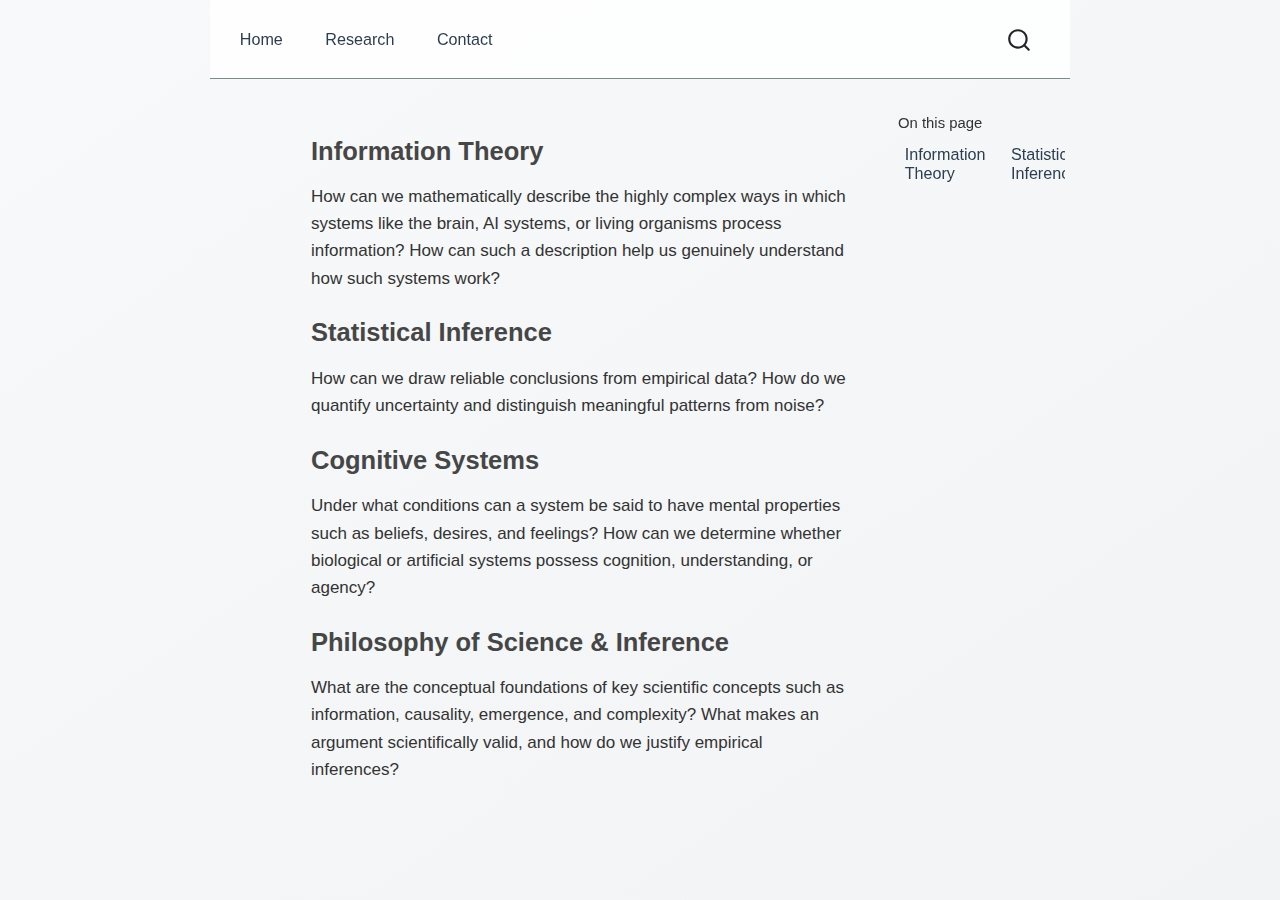
<file: research_interests.html>
<!DOCTYPE html>
<html xmlns="http://www.w3.org/1999/xhtml" lang="en" xml:lang="en"><head>

<meta charset="utf-8">
<meta name="generator" content="quarto-1.4.552">

<meta name="viewport" content="width=device-width, initial-scale=1.0, user-scalable=yes">


<title>research_interests</title>
<style>
code{white-space: pre-wrap;}
span.smallcaps{font-variant: small-caps;}
div.columns{display: flex; gap: min(4vw, 1.5em);}
div.column{flex: auto; overflow-x: auto;}
div.hanging-indent{margin-left: 1.5em; text-indent: -1.5em;}
ul.task-list{list-style: none;}
ul.task-list li input[type="checkbox"] {
  width: 0.8em;
  margin: 0 0.8em 0.2em -1em; /* quarto-specific, see https://github.com/quarto-dev/quarto-cli/issues/4556 */ 
  vertical-align: middle;
}
</style>


<script src="site_libs/quarto-nav/quarto-nav.js"></script>
<script src="site_libs/quarto-nav/headroom.min.js"></script>
<script src="site_libs/clipboard/clipboard.min.js"></script>
<script src="site_libs/quarto-search/autocomplete.umd.js"></script>
<script src="site_libs/quarto-search/fuse.min.js"></script>
<script src="site_libs/quarto-search/quarto-search.js"></script>
<meta name="quarto:offset" content="./">
<script src="site_libs/quarto-html/quarto.js"></script>
<script src="site_libs/quarto-html/popper.min.js"></script>
<script src="site_libs/quarto-html/tippy.umd.min.js"></script>
<script src="site_libs/quarto-html/anchor.min.js"></script>
<link href="site_libs/quarto-html/tippy.css" rel="stylesheet">
<link href="site_libs/quarto-html/quarto-syntax-highlighting.css" rel="stylesheet" id="quarto-text-highlighting-styles">
<script src="site_libs/bootstrap/bootstrap.min.js"></script>
<link href="site_libs/bootstrap/bootstrap-icons.css" rel="stylesheet">
<link href="site_libs/bootstrap/bootstrap.min.css" rel="stylesheet" id="quarto-bootstrap" data-mode="light">
<script id="quarto-search-options" type="application/json">{
  "location": "navbar",
  "copy-button": false,
  "collapse-after": 3,
  "panel-placement": "end",
  "type": "overlay",
  "limit": 50,
  "keyboard-shortcut": [
    "f",
    "/",
    "s"
  ],
  "show-item-context": false,
  "language": {
    "search-no-results-text": "No results",
    "search-matching-documents-text": "matching documents",
    "search-copy-link-title": "Copy link to search",
    "search-hide-matches-text": "Hide additional matches",
    "search-more-match-text": "more match in this document",
    "search-more-matches-text": "more matches in this document",
    "search-clear-button-title": "Clear",
    "search-text-placeholder": "",
    "search-detached-cancel-button-title": "Cancel",
    "search-submit-button-title": "Submit",
    "search-label": "Search"
  }
}</script>


<link rel="stylesheet" href="styles.css">
</head>

<body class="nav-fixed">

<div id="quarto-search-results"></div>
  <header id="quarto-header" class="headroom fixed-top">
    <nav class="navbar navbar-expand-lg border-bottom" data-bs-theme="dark">
      <div class="navbar-container container-fluid">
            <div id="quarto-search" class="" title="Search"></div>
          <button class="navbar-toggler" type="button" data-bs-toggle="collapse" data-bs-target="#navbarCollapse" aria-controls="navbarCollapse" aria-expanded="false" aria-label="Toggle navigation" onclick="if (window.quartoToggleHeadroom) { window.quartoToggleHeadroom(); }">
  <span class="navbar-toggler-icon"></span>
</button>
          <div class="collapse navbar-collapse" id="navbarCollapse">
            <ul class="navbar-nav navbar-nav-scroll me-auto">
  <li class="nav-item">
    <a class="nav-link" href="./index.html"> 
<span class="menu-text">Home</span></a>
  </li>  
  <li class="nav-item">
    <a class="nav-link" href="./research.html"> 
<span class="menu-text">Research</span></a>
  </li>  
  <li class="nav-item">
    <a class="nav-link" href="./contact.html"> 
<span class="menu-text">Contact</span></a>
  </li>  
</ul>
          </div> <!-- /navcollapse -->
          <div class="quarto-navbar-tools">
</div>
      </div> <!-- /container-fluid -->
    </nav>
</header>
<!-- content -->
<div id="quarto-content" class="quarto-container page-columns page-rows-contents page-layout-article page-navbar">
<!-- sidebar -->
<!-- margin-sidebar -->
    <div id="quarto-margin-sidebar" class="sidebar margin-sidebar">
        <nav id="TOC" role="doc-toc" class="toc-active">
    <h2 id="toc-title">On this page</h2>
   
  <ul>
  <li><a href="#information-theory" id="toc-information-theory" class="nav-link active" data-scroll-target="#information-theory">Information Theory</a></li>
  <li><a href="#statistical-inference" id="toc-statistical-inference" class="nav-link" data-scroll-target="#statistical-inference">Statistical Inference</a></li>
  <li><a href="#cognitive-systems" id="toc-cognitive-systems" class="nav-link" data-scroll-target="#cognitive-systems">Cognitive Systems</a></li>
  <li><a href="#philosophy-of-science-inference" id="toc-philosophy-of-science-inference" class="nav-link" data-scroll-target="#philosophy-of-science-inference">Philosophy of Science &amp; Inference</a></li>
  </ul>
</nav>
    </div>
<!-- main -->
<main class="content" id="quarto-document-content">




<section id="information-theory" class="level3">
<h3 class="anchored" data-anchor-id="information-theory">Information Theory</h3>
<p>How can we mathematically describe the highly complex ways in which systems like the brain, AI systems, or living organisms process information? How can such a description help us genuinely understand how such systems work?</p>
</section>
<section id="statistical-inference" class="level3">
<h3 class="anchored" data-anchor-id="statistical-inference">Statistical Inference</h3>
<p>How can we draw reliable conclusions from empirical data? How do we quantify uncertainty and distinguish meaningful patterns from noise?</p>
</section>
<section id="cognitive-systems" class="level3">
<h3 class="anchored" data-anchor-id="cognitive-systems">Cognitive Systems</h3>
<p>Under what conditions can a system be said to have mental properties such as beliefs, desires, and feelings? How can we determine whether biological or artificial systems possess cognition, understanding, or agency?</p>
</section>
<section id="philosophy-of-science-inference" class="level3">
<h3 class="anchored" data-anchor-id="philosophy-of-science-inference">Philosophy of Science &amp; Inference</h3>
<p>What are the conceptual foundations of key scientific concepts such as information, causality, emergence, and complexity? What makes an argument scientifically valid, and how do we justify empirical inferences?</p>


</section>

</main> <!-- /main -->
<script id="quarto-html-after-body" type="application/javascript">
window.document.addEventListener("DOMContentLoaded", function (event) {
  const toggleBodyColorMode = (bsSheetEl) => {
    const mode = bsSheetEl.getAttribute("data-mode");
    const bodyEl = window.document.querySelector("body");
    if (mode === "dark") {
      bodyEl.classList.add("quarto-dark");
      bodyEl.classList.remove("quarto-light");
    } else {
      bodyEl.classList.add("quarto-light");
      bodyEl.classList.remove("quarto-dark");
    }
  }
  const toggleBodyColorPrimary = () => {
    const bsSheetEl = window.document.querySelector("link#quarto-bootstrap");
    if (bsSheetEl) {
      toggleBodyColorMode(bsSheetEl);
    }
  }
  toggleBodyColorPrimary();  
  const icon = "";
  const anchorJS = new window.AnchorJS();
  anchorJS.options = {
    placement: 'right',
    icon: icon
  };
  anchorJS.add('.anchored');
  const isCodeAnnotation = (el) => {
    for (const clz of el.classList) {
      if (clz.startsWith('code-annotation-')) {                     
        return true;
      }
    }
    return false;
  }
  const clipboard = new window.ClipboardJS('.code-copy-button', {
    text: function(trigger) {
      const codeEl = trigger.previousElementSibling.cloneNode(true);
      for (const childEl of codeEl.children) {
        if (isCodeAnnotation(childEl)) {
          childEl.remove();
        }
      }
      return codeEl.innerText;
    }
  });
  clipboard.on('success', function(e) {
    // button target
    const button = e.trigger;
    // don't keep focus
    button.blur();
    // flash "checked"
    button.classList.add('code-copy-button-checked');
    var currentTitle = button.getAttribute("title");
    button.setAttribute("title", "Copied!");
    let tooltip;
    if (window.bootstrap) {
      button.setAttribute("data-bs-toggle", "tooltip");
      button.setAttribute("data-bs-placement", "left");
      button.setAttribute("data-bs-title", "Copied!");
      tooltip = new bootstrap.Tooltip(button, 
        { trigger: "manual", 
          customClass: "code-copy-button-tooltip",
          offset: [0, -8]});
      tooltip.show();    
    }
    setTimeout(function() {
      if (tooltip) {
        tooltip.hide();
        button.removeAttribute("data-bs-title");
        button.removeAttribute("data-bs-toggle");
        button.removeAttribute("data-bs-placement");
      }
      button.setAttribute("title", currentTitle);
      button.classList.remove('code-copy-button-checked');
    }, 1000);
    // clear code selection
    e.clearSelection();
  });
    var localhostRegex = new RegExp(/^(?:http|https):\/\/localhost\:?[0-9]*\//);
    var mailtoRegex = new RegExp(/^mailto:/);
      var filterRegex = new RegExp('/' + window.location.host + '/');
    var isInternal = (href) => {
        return filterRegex.test(href) || localhostRegex.test(href) || mailtoRegex.test(href);
    }
    // Inspect non-navigation links and adorn them if external
 	var links = window.document.querySelectorAll('a[href]:not(.nav-link):not(.navbar-brand):not(.toc-action):not(.sidebar-link):not(.sidebar-item-toggle):not(.pagination-link):not(.no-external):not([aria-hidden]):not(.dropdown-item):not(.quarto-navigation-tool)');
    for (var i=0; i<links.length; i++) {
      const link = links[i];
      if (!isInternal(link.href)) {
        // undo the damage that might have been done by quarto-nav.js in the case of
        // links that we want to consider external
        if (link.dataset.originalHref !== undefined) {
          link.href = link.dataset.originalHref;
        }
      }
    }
  function tippyHover(el, contentFn, onTriggerFn, onUntriggerFn) {
    const config = {
      allowHTML: true,
      maxWidth: 500,
      delay: 100,
      arrow: false,
      appendTo: function(el) {
          return el.parentElement;
      },
      interactive: true,
      interactiveBorder: 10,
      theme: 'quarto',
      placement: 'bottom-start',
    };
    if (contentFn) {
      config.content = contentFn;
    }
    if (onTriggerFn) {
      config.onTrigger = onTriggerFn;
    }
    if (onUntriggerFn) {
      config.onUntrigger = onUntriggerFn;
    }
    window.tippy(el, config); 
  }
  const noterefs = window.document.querySelectorAll('a[role="doc-noteref"]');
  for (var i=0; i<noterefs.length; i++) {
    const ref = noterefs[i];
    tippyHover(ref, function() {
      // use id or data attribute instead here
      let href = ref.getAttribute('data-footnote-href') || ref.getAttribute('href');
      try { href = new URL(href).hash; } catch {}
      const id = href.replace(/^#\/?/, "");
      const note = window.document.getElementById(id);
      if (note) {
        return note.innerHTML;
      } else {
        return "";
      }
    });
  }
  const xrefs = window.document.querySelectorAll('a.quarto-xref');
  const processXRef = (id, note) => {
    // Strip column container classes
    const stripColumnClz = (el) => {
      el.classList.remove("page-full", "page-columns");
      if (el.children) {
        for (const child of el.children) {
          stripColumnClz(child);
        }
      }
    }
    stripColumnClz(note)
    if (id === null || id.startsWith('sec-')) {
      // Special case sections, only their first couple elements
      const container = document.createElement("div");
      if (note.children && note.children.length > 2) {
        container.appendChild(note.children[0].cloneNode(true));
        for (let i = 1; i < note.children.length; i++) {
          const child = note.children[i];
          if (child.tagName === "P" && child.innerText === "") {
            continue;
          } else {
            container.appendChild(child.cloneNode(true));
            break;
          }
        }
        if (window.Quarto?.typesetMath) {
          window.Quarto.typesetMath(container);
        }
        return container.innerHTML
      } else {
        if (window.Quarto?.typesetMath) {
          window.Quarto.typesetMath(note);
        }
        return note.innerHTML;
      }
    } else {
      // Remove any anchor links if they are present
      const anchorLink = note.querySelector('a.anchorjs-link');
      if (anchorLink) {
        anchorLink.remove();
      }
      if (window.Quarto?.typesetMath) {
        window.Quarto.typesetMath(note);
      }
      // TODO in 1.5, we should make sure this works without a callout special case
      if (note.classList.contains("callout")) {
        return note.outerHTML;
      } else {
        return note.innerHTML;
      }
    }
  }
  for (var i=0; i<xrefs.length; i++) {
    const xref = xrefs[i];
    tippyHover(xref, undefined, function(instance) {
      instance.disable();
      let url = xref.getAttribute('href');
      let hash = undefined; 
      if (url.startsWith('#')) {
        hash = url;
      } else {
        try { hash = new URL(url).hash; } catch {}
      }
      if (hash) {
        const id = hash.replace(/^#\/?/, "");
        const note = window.document.getElementById(id);
        if (note !== null) {
          try {
            const html = processXRef(id, note.cloneNode(true));
            instance.setContent(html);
          } finally {
            instance.enable();
            instance.show();
          }
        } else {
          // See if we can fetch this
          fetch(url.split('#')[0])
          .then(res => res.text())
          .then(html => {
            const parser = new DOMParser();
            const htmlDoc = parser.parseFromString(html, "text/html");
            const note = htmlDoc.getElementById(id);
            if (note !== null) {
              const html = processXRef(id, note);
              instance.setContent(html);
            } 
          }).finally(() => {
            instance.enable();
            instance.show();
          });
        }
      } else {
        // See if we can fetch a full url (with no hash to target)
        // This is a special case and we should probably do some content thinning / targeting
        fetch(url)
        .then(res => res.text())
        .then(html => {
          const parser = new DOMParser();
          const htmlDoc = parser.parseFromString(html, "text/html");
          const note = htmlDoc.querySelector('main.content');
          if (note !== null) {
            // This should only happen for chapter cross references
            // (since there is no id in the URL)
            // remove the first header
            if (note.children.length > 0 && note.children[0].tagName === "HEADER") {
              note.children[0].remove();
            }
            const html = processXRef(null, note);
            instance.setContent(html);
          } 
        }).finally(() => {
          instance.enable();
          instance.show();
        });
      }
    }, function(instance) {
    });
  }
      let selectedAnnoteEl;
      const selectorForAnnotation = ( cell, annotation) => {
        let cellAttr = 'data-code-cell="' + cell + '"';
        let lineAttr = 'data-code-annotation="' +  annotation + '"';
        const selector = 'span[' + cellAttr + '][' + lineAttr + ']';
        return selector;
      }
      const selectCodeLines = (annoteEl) => {
        const doc = window.document;
        const targetCell = annoteEl.getAttribute("data-target-cell");
        const targetAnnotation = annoteEl.getAttribute("data-target-annotation");
        const annoteSpan = window.document.querySelector(selectorForAnnotation(targetCell, targetAnnotation));
        const lines = annoteSpan.getAttribute("data-code-lines").split(",");
        const lineIds = lines.map((line) => {
          return targetCell + "-" + line;
        })
        let top = null;
        let height = null;
        let parent = null;
        if (lineIds.length > 0) {
            //compute the position of the single el (top and bottom and make a div)
            const el = window.document.getElementById(lineIds[0]);
            top = el.offsetTop;
            height = el.offsetHeight;
            parent = el.parentElement.parentElement;
          if (lineIds.length > 1) {
            const lastEl = window.document.getElementById(lineIds[lineIds.length - 1]);
            const bottom = lastEl.offsetTop + lastEl.offsetHeight;
            height = bottom - top;
          }
          if (top !== null && height !== null && parent !== null) {
            // cook up a div (if necessary) and position it 
            let div = window.document.getElementById("code-annotation-line-highlight");
            if (div === null) {
              div = window.document.createElement("div");
              div.setAttribute("id", "code-annotation-line-highlight");
              div.style.position = 'absolute';
              parent.appendChild(div);
            }
            div.style.top = top - 2 + "px";
            div.style.height = height + 4 + "px";
            div.style.left = 0;
            let gutterDiv = window.document.getElementById("code-annotation-line-highlight-gutter");
            if (gutterDiv === null) {
              gutterDiv = window.document.createElement("div");
              gutterDiv.setAttribute("id", "code-annotation-line-highlight-gutter");
              gutterDiv.style.position = 'absolute';
              const codeCell = window.document.getElementById(targetCell);
              const gutter = codeCell.querySelector('.code-annotation-gutter');
              gutter.appendChild(gutterDiv);
            }
            gutterDiv.style.top = top - 2 + "px";
            gutterDiv.style.height = height + 4 + "px";
          }
          selectedAnnoteEl = annoteEl;
        }
      };
      const unselectCodeLines = () => {
        const elementsIds = ["code-annotation-line-highlight", "code-annotation-line-highlight-gutter"];
        elementsIds.forEach((elId) => {
          const div = window.document.getElementById(elId);
          if (div) {
            div.remove();
          }
        });
        selectedAnnoteEl = undefined;
      };
        // Handle positioning of the toggle
    window.addEventListener(
      "resize",
      throttle(() => {
        elRect = undefined;
        if (selectedAnnoteEl) {
          selectCodeLines(selectedAnnoteEl);
        }
      }, 10)
    );
    function throttle(fn, ms) {
    let throttle = false;
    let timer;
      return (...args) => {
        if(!throttle) { // first call gets through
            fn.apply(this, args);
            throttle = true;
        } else { // all the others get throttled
            if(timer) clearTimeout(timer); // cancel #2
            timer = setTimeout(() => {
              fn.apply(this, args);
              timer = throttle = false;
            }, ms);
        }
      };
    }
      // Attach click handler to the DT
      const annoteDls = window.document.querySelectorAll('dt[data-target-cell]');
      for (const annoteDlNode of annoteDls) {
        annoteDlNode.addEventListener('click', (event) => {
          const clickedEl = event.target;
          if (clickedEl !== selectedAnnoteEl) {
            unselectCodeLines();
            const activeEl = window.document.querySelector('dt[data-target-cell].code-annotation-active');
            if (activeEl) {
              activeEl.classList.remove('code-annotation-active');
            }
            selectCodeLines(clickedEl);
            clickedEl.classList.add('code-annotation-active');
          } else {
            // Unselect the line
            unselectCodeLines();
            clickedEl.classList.remove('code-annotation-active');
          }
        });
      }
  const findCites = (el) => {
    const parentEl = el.parentElement;
    if (parentEl) {
      const cites = parentEl.dataset.cites;
      if (cites) {
        return {
          el,
          cites: cites.split(' ')
        };
      } else {
        return findCites(el.parentElement)
      }
    } else {
      return undefined;
    }
  };
  var bibliorefs = window.document.querySelectorAll('a[role="doc-biblioref"]');
  for (var i=0; i<bibliorefs.length; i++) {
    const ref = bibliorefs[i];
    const citeInfo = findCites(ref);
    if (citeInfo) {
      tippyHover(citeInfo.el, function() {
        var popup = window.document.createElement('div');
        citeInfo.cites.forEach(function(cite) {
          var citeDiv = window.document.createElement('div');
          citeDiv.classList.add('hanging-indent');
          citeDiv.classList.add('csl-entry');
          var biblioDiv = window.document.getElementById('ref-' + cite);
          if (biblioDiv) {
            citeDiv.innerHTML = biblioDiv.innerHTML;
          }
          popup.appendChild(citeDiv);
        });
        return popup.innerHTML;
      });
    }
  }
});
</script>
</div> <!-- /content -->




</body></html>
</file>
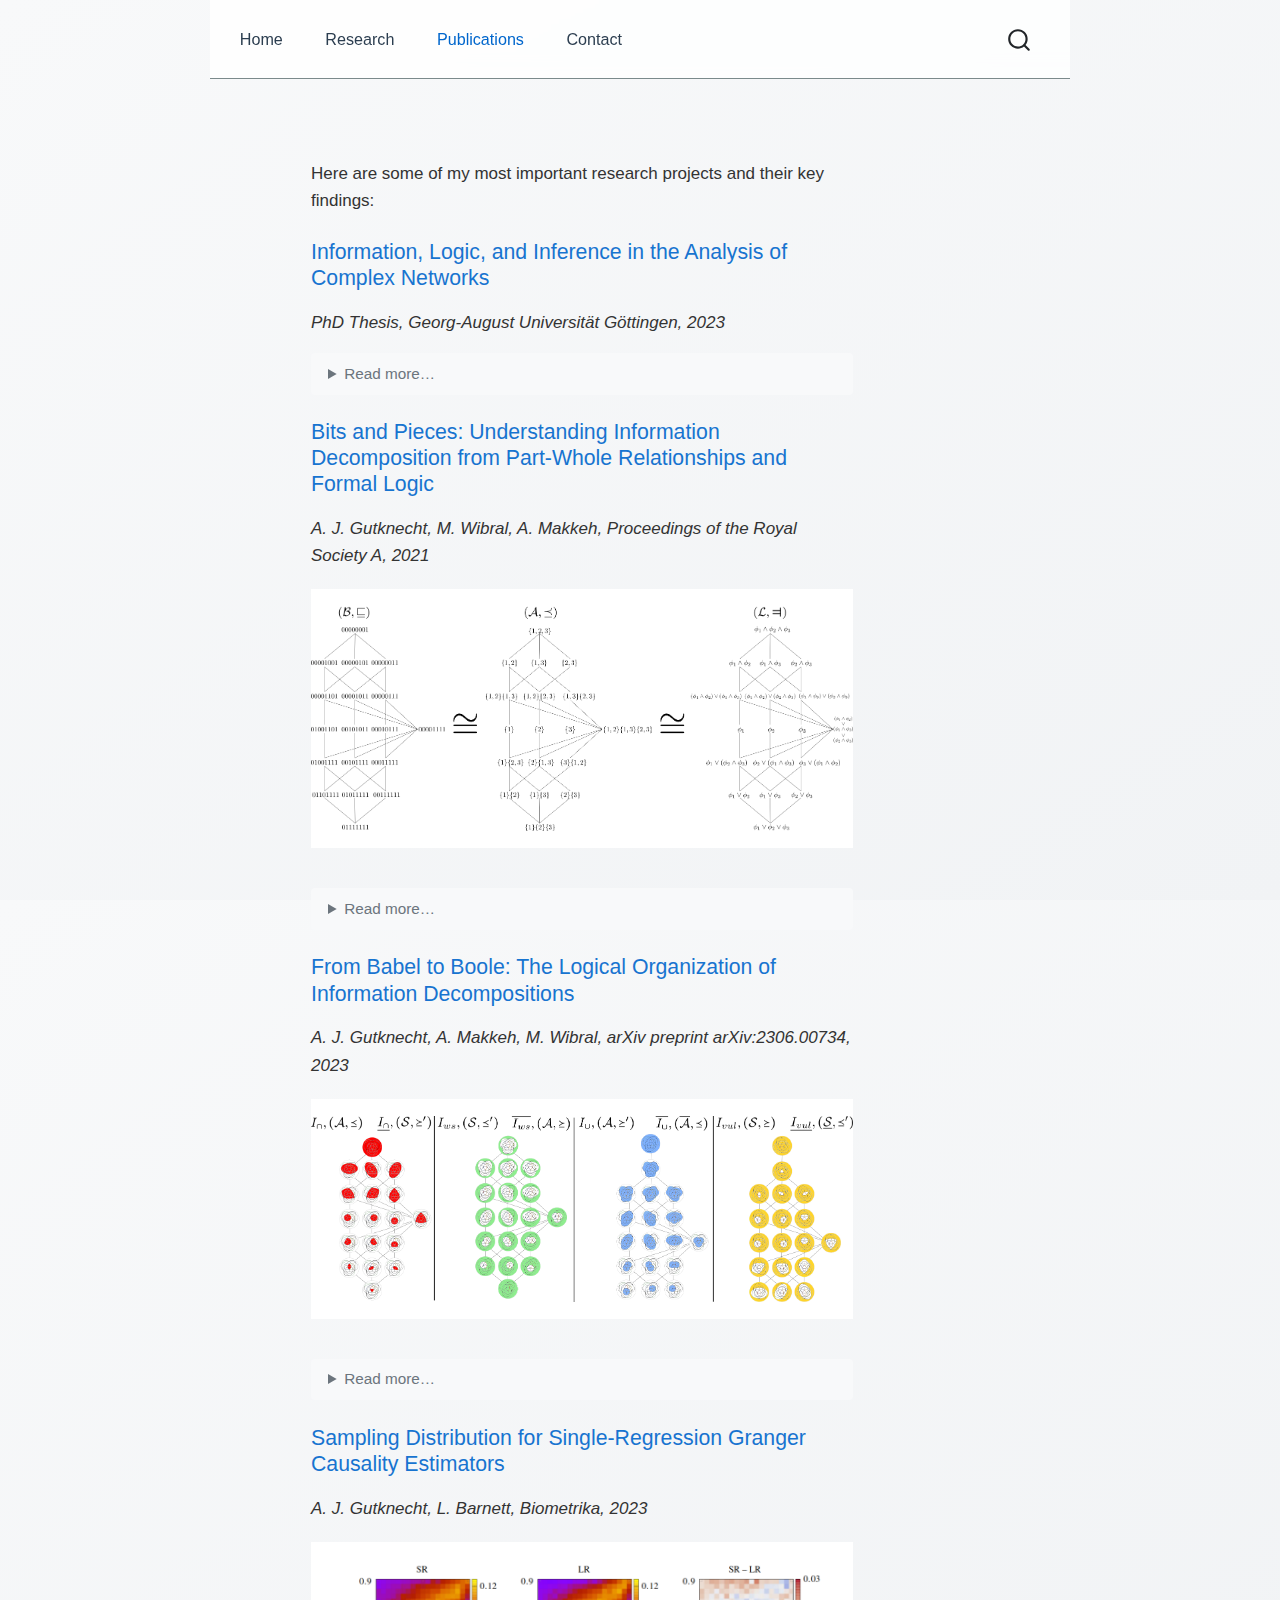
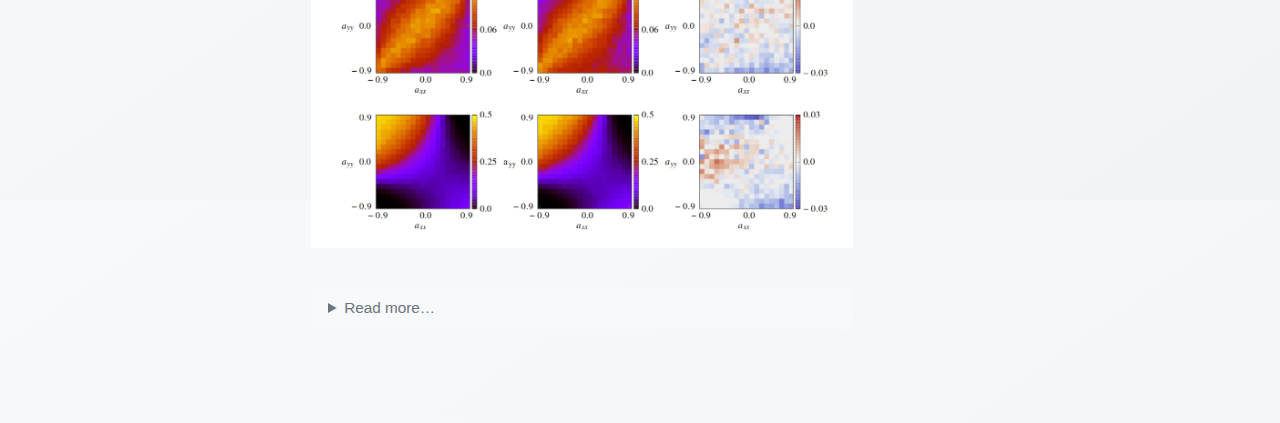
<file: selected_publications.html>
<!DOCTYPE html>
<html xmlns="http://www.w3.org/1999/xhtml" lang="en" xml:lang="en"><head>

<meta charset="utf-8">
<meta name="generator" content="quarto-1.4.552">

<meta name="viewport" content="width=device-width, initial-scale=1.0, user-scalable=yes">


<title>Selected Publications</title>
<style>
code{white-space: pre-wrap;}
span.smallcaps{font-variant: small-caps;}
div.columns{display: flex; gap: min(4vw, 1.5em);}
div.column{flex: auto; overflow-x: auto;}
div.hanging-indent{margin-left: 1.5em; text-indent: -1.5em;}
ul.task-list{list-style: none;}
ul.task-list li input[type="checkbox"] {
  width: 0.8em;
  margin: 0 0.8em 0.2em -1em; /* quarto-specific, see https://github.com/quarto-dev/quarto-cli/issues/4556 */ 
  vertical-align: middle;
}
</style>


<script src="site_libs/quarto-nav/quarto-nav.js"></script>
<script src="site_libs/quarto-nav/headroom.min.js"></script>
<script src="site_libs/clipboard/clipboard.min.js"></script>
<script src="site_libs/quarto-search/autocomplete.umd.js"></script>
<script src="site_libs/quarto-search/fuse.min.js"></script>
<script src="site_libs/quarto-search/quarto-search.js"></script>
<meta name="quarto:offset" content="./">
<script src="site_libs/quarto-html/quarto.js"></script>
<script src="site_libs/quarto-html/popper.min.js"></script>
<script src="site_libs/quarto-html/tippy.umd.min.js"></script>
<script src="site_libs/quarto-html/anchor.min.js"></script>
<link href="site_libs/quarto-html/tippy.css" rel="stylesheet">
<link href="site_libs/quarto-html/quarto-syntax-highlighting.css" rel="stylesheet" id="quarto-text-highlighting-styles">
<script src="site_libs/bootstrap/bootstrap.min.js"></script>
<link href="site_libs/bootstrap/bootstrap-icons.css" rel="stylesheet">
<link href="site_libs/bootstrap/bootstrap.min.css" rel="stylesheet" id="quarto-bootstrap" data-mode="light">
<script id="quarto-search-options" type="application/json">{
  "location": "navbar",
  "copy-button": false,
  "collapse-after": 3,
  "panel-placement": "end",
  "type": "overlay",
  "limit": 50,
  "keyboard-shortcut": [
    "f",
    "/",
    "s"
  ],
  "show-item-context": false,
  "language": {
    "search-no-results-text": "No results",
    "search-matching-documents-text": "matching documents",
    "search-copy-link-title": "Copy link to search",
    "search-hide-matches-text": "Hide additional matches",
    "search-more-match-text": "more match in this document",
    "search-more-matches-text": "more matches in this document",
    "search-clear-button-title": "Clear",
    "search-text-placeholder": "",
    "search-detached-cancel-button-title": "Cancel",
    "search-submit-button-title": "Submit",
    "search-label": "Search"
  }
}</script>


<link rel="stylesheet" href="styles.css">
</head>

<body class="nav-fixed">

<div id="quarto-search-results"></div>
  <header id="quarto-header" class="headroom fixed-top">
    <nav class="navbar navbar-expand-lg border-bottom" data-bs-theme="dark">
      <div class="navbar-container container-fluid">
            <div id="quarto-search" class="" title="Search"></div>
          <button class="navbar-toggler" type="button" data-bs-toggle="collapse" data-bs-target="#navbarCollapse" aria-controls="navbarCollapse" aria-expanded="false" aria-label="Toggle navigation" onclick="if (window.quartoToggleHeadroom) { window.quartoToggleHeadroom(); }">
  <span class="navbar-toggler-icon"></span>
</button>
          <div class="collapse navbar-collapse" id="navbarCollapse">
            <ul class="navbar-nav navbar-nav-scroll me-auto">
  <li class="nav-item">
    <a class="nav-link" href="./index.html"> 
<span class="menu-text">Home</span></a>
  </li>  
  <li class="nav-item">
    <a class="nav-link" href="./research_interests.html"> 
<span class="menu-text">Research</span></a>
  </li>  
  <li class="nav-item">
    <a class="nav-link active" href="./selected_publications.html" aria-current="page"> 
<span class="menu-text">Publications</span></a>
  </li>  
  <li class="nav-item">
    <a class="nav-link" href="./contact.html"> 
<span class="menu-text">Contact</span></a>
  </li>  
</ul>
          </div> <!-- /navcollapse -->
          <div class="quarto-navbar-tools">
</div>
      </div> <!-- /container-fluid -->
    </nav>
</header>
<!-- content -->
<div id="quarto-content" class="quarto-container page-columns page-rows-contents page-layout-article page-navbar">
<!-- sidebar -->
<!-- margin-sidebar -->
    <div id="quarto-margin-sidebar" class="sidebar margin-sidebar">
        
    </div>
<!-- main -->
<main class="content" id="quarto-document-content">

<header id="title-block-header" class="quarto-title-block default">
<div class="quarto-title">
<h1 class="title">Selected Publications</h1>
</div>



<div class="quarto-title-meta">

    
  
    
  </div>
  


</header>


<p>Here are some of my most important research projects and their key findings:</p>
<section id="information-logic-and-inference-in-the-analysis-of-complex-networks" class="level4">
<h4 class="anchored" data-anchor-id="information-logic-and-inference-in-the-analysis-of-complex-networks"><a href="https://ediss.uni-goettingen.de/handle/11858/15045">Information, Logic, and Inference in the Analysis of Complex Networks</a></h4>
<p><em>PhD Thesis, Georg-August Universität Göttingen, 2023</em></p>
<details>
<summary>
Read more…
</summary>
My doctoral thesis develops mathematical methods for analyzing information processing in complex networks, integrating insights from information theory and formal logic. It also introduces statistical inference techniques for testing and estimating information flow.
</details>
</section>
<section id="bits-and-pieces-understanding-information-decomposition-from-part-whole-relationships-and-formal-logic" class="level4">
<h4 class="anchored" data-anchor-id="bits-and-pieces-understanding-information-decomposition-from-part-whole-relationships-and-formal-logic"><a href="https://royalsocietypublishing.org/doi/full/10.1098/rspa.2021.0110">Bits and Pieces: Understanding Information Decomposition from Part-Whole Relationships and Formal Logic</a></h4>
<p><em>A. J. Gutknecht, M. Wibral, A. Makkeh, Proceedings of the Royal Society A, 2021</em></p>
<div class="publication-highlight" style="justify-content: center; margin: 20px 0 40px 0; background: white;">
<p><img src="images/three_worlds_pid.png" alt="PID conceptual framework" style="width: 800px; margin: 0; box-shadow: none;"></p>
</div>
<details>
<summary>
Read more…
</summary>
This paper establishes a mathematical foundation for Partial Information Decomposition (PID) using mereology (the study of part-whole relationships) and formal logic. PID extends Shannon information theory by quantifying how information about a target variable is distributed across multiple sources. Specifically, it distinguishes information that is unique to certain sources, redundantly shared among them, or synergistically generated through their interactions. PID is highly relevant to all areas of complexity science, as it provides a mathematical basis for defining and quantifying key concepts such as emergence or the complexity of representations in neural networks.
</details>
</section>
<section id="from-babel-to-boole-the-logical-organization-of-information-decompositions" class="level4">
<h4 class="anchored" data-anchor-id="from-babel-to-boole-the-logical-organization-of-information-decompositions"><a href="https://arxiv.org/abs/2306.00734">From Babel to Boole: The Logical Organization of Information Decompositions</a></h4>
<p><em>A. J. Gutknecht, A. Makkeh, M. Wibral, arXiv preprint arXiv:2306.00734, 2023</em></p>
<div class="publication-highlight" style="justify-content: center; margin: 20px 0 40px 0; background: white;">
<p><img src="images/logical_scheme_refs_3_lattice.png" alt="Logical scheme diagram" style="width: 800px; margin: 0; box-shadow: none;"></p>
</div>
<details>
<summary>
Read more…
</summary>
This work expands on the ideas in <em>Bits and Pieces</em> by introducing a unifying framework for Partial Information Decomposition based on Boolean functions. It identifies PID-inducing concepts—such as redundancy, synergy, and union information—as logical conditions on these functions. The framework clarifies the relationships between different PID approaches and introduces novel PID inducing concepts such as “vulnerable information”, thus offering new insights into the structure of information decomposition.
</details>
</section>
<section id="sampling-distribution-for-single-regression-granger-causality-estimators" class="level4">
<h4 class="anchored" data-anchor-id="sampling-distribution-for-single-regression-granger-causality-estimators"><a href="https://academic.oup.com/biomet/article/110/4/933/7035939">Sampling Distribution for Single-Regression Granger Causality Estimators</a></h4>
<p><em>A. J. Gutknecht, L. Barnett, Biometrika, 2023</em></p>
<div class="publication-highlight" style="justify-content: center; margin: 20px 0 40px 0; background: white;">
<p><img src="images/gcsreg.png" alt="Granger causality diagram" style="width: 800px; margin: 0; box-shadow: none;"></p>
</div>
<details>
<summary>
Read more…
</summary>
This paper contributes to the statistical theory of linear information flow. It analytically derives the sampling distribution of a particularly efficient class of Granger causality estimators known as “single regression” estimators. It also construct valid statistical tests based on the derived distributions.
</details>


</section>

</main> <!-- /main -->
<script id="quarto-html-after-body" type="application/javascript">
window.document.addEventListener("DOMContentLoaded", function (event) {
  const toggleBodyColorMode = (bsSheetEl) => {
    const mode = bsSheetEl.getAttribute("data-mode");
    const bodyEl = window.document.querySelector("body");
    if (mode === "dark") {
      bodyEl.classList.add("quarto-dark");
      bodyEl.classList.remove("quarto-light");
    } else {
      bodyEl.classList.add("quarto-light");
      bodyEl.classList.remove("quarto-dark");
    }
  }
  const toggleBodyColorPrimary = () => {
    const bsSheetEl = window.document.querySelector("link#quarto-bootstrap");
    if (bsSheetEl) {
      toggleBodyColorMode(bsSheetEl);
    }
  }
  toggleBodyColorPrimary();  
  const icon = "";
  const anchorJS = new window.AnchorJS();
  anchorJS.options = {
    placement: 'right',
    icon: icon
  };
  anchorJS.add('.anchored');
  const isCodeAnnotation = (el) => {
    for (const clz of el.classList) {
      if (clz.startsWith('code-annotation-')) {                     
        return true;
      }
    }
    return false;
  }
  const clipboard = new window.ClipboardJS('.code-copy-button', {
    text: function(trigger) {
      const codeEl = trigger.previousElementSibling.cloneNode(true);
      for (const childEl of codeEl.children) {
        if (isCodeAnnotation(childEl)) {
          childEl.remove();
        }
      }
      return codeEl.innerText;
    }
  });
  clipboard.on('success', function(e) {
    // button target
    const button = e.trigger;
    // don't keep focus
    button.blur();
    // flash "checked"
    button.classList.add('code-copy-button-checked');
    var currentTitle = button.getAttribute("title");
    button.setAttribute("title", "Copied!");
    let tooltip;
    if (window.bootstrap) {
      button.setAttribute("data-bs-toggle", "tooltip");
      button.setAttribute("data-bs-placement", "left");
      button.setAttribute("data-bs-title", "Copied!");
      tooltip = new bootstrap.Tooltip(button, 
        { trigger: "manual", 
          customClass: "code-copy-button-tooltip",
          offset: [0, -8]});
      tooltip.show();    
    }
    setTimeout(function() {
      if (tooltip) {
        tooltip.hide();
        button.removeAttribute("data-bs-title");
        button.removeAttribute("data-bs-toggle");
        button.removeAttribute("data-bs-placement");
      }
      button.setAttribute("title", currentTitle);
      button.classList.remove('code-copy-button-checked');
    }, 1000);
    // clear code selection
    e.clearSelection();
  });
    var localhostRegex = new RegExp(/^(?:http|https):\/\/localhost\:?[0-9]*\//);
    var mailtoRegex = new RegExp(/^mailto:/);
      var filterRegex = new RegExp('/' + window.location.host + '/');
    var isInternal = (href) => {
        return filterRegex.test(href) || localhostRegex.test(href) || mailtoRegex.test(href);
    }
    // Inspect non-navigation links and adorn them if external
 	var links = window.document.querySelectorAll('a[href]:not(.nav-link):not(.navbar-brand):not(.toc-action):not(.sidebar-link):not(.sidebar-item-toggle):not(.pagination-link):not(.no-external):not([aria-hidden]):not(.dropdown-item):not(.quarto-navigation-tool)');
    for (var i=0; i<links.length; i++) {
      const link = links[i];
      if (!isInternal(link.href)) {
        // undo the damage that might have been done by quarto-nav.js in the case of
        // links that we want to consider external
        if (link.dataset.originalHref !== undefined) {
          link.href = link.dataset.originalHref;
        }
      }
    }
  function tippyHover(el, contentFn, onTriggerFn, onUntriggerFn) {
    const config = {
      allowHTML: true,
      maxWidth: 500,
      delay: 100,
      arrow: false,
      appendTo: function(el) {
          return el.parentElement;
      },
      interactive: true,
      interactiveBorder: 10,
      theme: 'quarto',
      placement: 'bottom-start',
    };
    if (contentFn) {
      config.content = contentFn;
    }
    if (onTriggerFn) {
      config.onTrigger = onTriggerFn;
    }
    if (onUntriggerFn) {
      config.onUntrigger = onUntriggerFn;
    }
    window.tippy(el, config); 
  }
  const noterefs = window.document.querySelectorAll('a[role="doc-noteref"]');
  for (var i=0; i<noterefs.length; i++) {
    const ref = noterefs[i];
    tippyHover(ref, function() {
      // use id or data attribute instead here
      let href = ref.getAttribute('data-footnote-href') || ref.getAttribute('href');
      try { href = new URL(href).hash; } catch {}
      const id = href.replace(/^#\/?/, "");
      const note = window.document.getElementById(id);
      if (note) {
        return note.innerHTML;
      } else {
        return "";
      }
    });
  }
  const xrefs = window.document.querySelectorAll('a.quarto-xref');
  const processXRef = (id, note) => {
    // Strip column container classes
    const stripColumnClz = (el) => {
      el.classList.remove("page-full", "page-columns");
      if (el.children) {
        for (const child of el.children) {
          stripColumnClz(child);
        }
      }
    }
    stripColumnClz(note)
    if (id === null || id.startsWith('sec-')) {
      // Special case sections, only their first couple elements
      const container = document.createElement("div");
      if (note.children && note.children.length > 2) {
        container.appendChild(note.children[0].cloneNode(true));
        for (let i = 1; i < note.children.length; i++) {
          const child = note.children[i];
          if (child.tagName === "P" && child.innerText === "") {
            continue;
          } else {
            container.appendChild(child.cloneNode(true));
            break;
          }
        }
        if (window.Quarto?.typesetMath) {
          window.Quarto.typesetMath(container);
        }
        return container.innerHTML
      } else {
        if (window.Quarto?.typesetMath) {
          window.Quarto.typesetMath(note);
        }
        return note.innerHTML;
      }
    } else {
      // Remove any anchor links if they are present
      const anchorLink = note.querySelector('a.anchorjs-link');
      if (anchorLink) {
        anchorLink.remove();
      }
      if (window.Quarto?.typesetMath) {
        window.Quarto.typesetMath(note);
      }
      // TODO in 1.5, we should make sure this works without a callout special case
      if (note.classList.contains("callout")) {
        return note.outerHTML;
      } else {
        return note.innerHTML;
      }
    }
  }
  for (var i=0; i<xrefs.length; i++) {
    const xref = xrefs[i];
    tippyHover(xref, undefined, function(instance) {
      instance.disable();
      let url = xref.getAttribute('href');
      let hash = undefined; 
      if (url.startsWith('#')) {
        hash = url;
      } else {
        try { hash = new URL(url).hash; } catch {}
      }
      if (hash) {
        const id = hash.replace(/^#\/?/, "");
        const note = window.document.getElementById(id);
        if (note !== null) {
          try {
            const html = processXRef(id, note.cloneNode(true));
            instance.setContent(html);
          } finally {
            instance.enable();
            instance.show();
          }
        } else {
          // See if we can fetch this
          fetch(url.split('#')[0])
          .then(res => res.text())
          .then(html => {
            const parser = new DOMParser();
            const htmlDoc = parser.parseFromString(html, "text/html");
            const note = htmlDoc.getElementById(id);
            if (note !== null) {
              const html = processXRef(id, note);
              instance.setContent(html);
            } 
          }).finally(() => {
            instance.enable();
            instance.show();
          });
        }
      } else {
        // See if we can fetch a full url (with no hash to target)
        // This is a special case and we should probably do some content thinning / targeting
        fetch(url)
        .then(res => res.text())
        .then(html => {
          const parser = new DOMParser();
          const htmlDoc = parser.parseFromString(html, "text/html");
          const note = htmlDoc.querySelector('main.content');
          if (note !== null) {
            // This should only happen for chapter cross references
            // (since there is no id in the URL)
            // remove the first header
            if (note.children.length > 0 && note.children[0].tagName === "HEADER") {
              note.children[0].remove();
            }
            const html = processXRef(null, note);
            instance.setContent(html);
          } 
        }).finally(() => {
          instance.enable();
          instance.show();
        });
      }
    }, function(instance) {
    });
  }
      let selectedAnnoteEl;
      const selectorForAnnotation = ( cell, annotation) => {
        let cellAttr = 'data-code-cell="' + cell + '"';
        let lineAttr = 'data-code-annotation="' +  annotation + '"';
        const selector = 'span[' + cellAttr + '][' + lineAttr + ']';
        return selector;
      }
      const selectCodeLines = (annoteEl) => {
        const doc = window.document;
        const targetCell = annoteEl.getAttribute("data-target-cell");
        const targetAnnotation = annoteEl.getAttribute("data-target-annotation");
        const annoteSpan = window.document.querySelector(selectorForAnnotation(targetCell, targetAnnotation));
        const lines = annoteSpan.getAttribute("data-code-lines").split(",");
        const lineIds = lines.map((line) => {
          return targetCell + "-" + line;
        })
        let top = null;
        let height = null;
        let parent = null;
        if (lineIds.length > 0) {
            //compute the position of the single el (top and bottom and make a div)
            const el = window.document.getElementById(lineIds[0]);
            top = el.offsetTop;
            height = el.offsetHeight;
            parent = el.parentElement.parentElement;
          if (lineIds.length > 1) {
            const lastEl = window.document.getElementById(lineIds[lineIds.length - 1]);
            const bottom = lastEl.offsetTop + lastEl.offsetHeight;
            height = bottom - top;
          }
          if (top !== null && height !== null && parent !== null) {
            // cook up a div (if necessary) and position it 
            let div = window.document.getElementById("code-annotation-line-highlight");
            if (div === null) {
              div = window.document.createElement("div");
              div.setAttribute("id", "code-annotation-line-highlight");
              div.style.position = 'absolute';
              parent.appendChild(div);
            }
            div.style.top = top - 2 + "px";
            div.style.height = height + 4 + "px";
            div.style.left = 0;
            let gutterDiv = window.document.getElementById("code-annotation-line-highlight-gutter");
            if (gutterDiv === null) {
              gutterDiv = window.document.createElement("div");
              gutterDiv.setAttribute("id", "code-annotation-line-highlight-gutter");
              gutterDiv.style.position = 'absolute';
              const codeCell = window.document.getElementById(targetCell);
              const gutter = codeCell.querySelector('.code-annotation-gutter');
              gutter.appendChild(gutterDiv);
            }
            gutterDiv.style.top = top - 2 + "px";
            gutterDiv.style.height = height + 4 + "px";
          }
          selectedAnnoteEl = annoteEl;
        }
      };
      const unselectCodeLines = () => {
        const elementsIds = ["code-annotation-line-highlight", "code-annotation-line-highlight-gutter"];
        elementsIds.forEach((elId) => {
          const div = window.document.getElementById(elId);
          if (div) {
            div.remove();
          }
        });
        selectedAnnoteEl = undefined;
      };
        // Handle positioning of the toggle
    window.addEventListener(
      "resize",
      throttle(() => {
        elRect = undefined;
        if (selectedAnnoteEl) {
          selectCodeLines(selectedAnnoteEl);
        }
      }, 10)
    );
    function throttle(fn, ms) {
    let throttle = false;
    let timer;
      return (...args) => {
        if(!throttle) { // first call gets through
            fn.apply(this, args);
            throttle = true;
        } else { // all the others get throttled
            if(timer) clearTimeout(timer); // cancel #2
            timer = setTimeout(() => {
              fn.apply(this, args);
              timer = throttle = false;
            }, ms);
        }
      };
    }
      // Attach click handler to the DT
      const annoteDls = window.document.querySelectorAll('dt[data-target-cell]');
      for (const annoteDlNode of annoteDls) {
        annoteDlNode.addEventListener('click', (event) => {
          const clickedEl = event.target;
          if (clickedEl !== selectedAnnoteEl) {
            unselectCodeLines();
            const activeEl = window.document.querySelector('dt[data-target-cell].code-annotation-active');
            if (activeEl) {
              activeEl.classList.remove('code-annotation-active');
            }
            selectCodeLines(clickedEl);
            clickedEl.classList.add('code-annotation-active');
          } else {
            // Unselect the line
            unselectCodeLines();
            clickedEl.classList.remove('code-annotation-active');
          }
        });
      }
  const findCites = (el) => {
    const parentEl = el.parentElement;
    if (parentEl) {
      const cites = parentEl.dataset.cites;
      if (cites) {
        return {
          el,
          cites: cites.split(' ')
        };
      } else {
        return findCites(el.parentElement)
      }
    } else {
      return undefined;
    }
  };
  var bibliorefs = window.document.querySelectorAll('a[role="doc-biblioref"]');
  for (var i=0; i<bibliorefs.length; i++) {
    const ref = bibliorefs[i];
    const citeInfo = findCites(ref);
    if (citeInfo) {
      tippyHover(citeInfo.el, function() {
        var popup = window.document.createElement('div');
        citeInfo.cites.forEach(function(cite) {
          var citeDiv = window.document.createElement('div');
          citeDiv.classList.add('hanging-indent');
          citeDiv.classList.add('csl-entry');
          var biblioDiv = window.document.getElementById('ref-' + cite);
          if (biblioDiv) {
            citeDiv.innerHTML = biblioDiv.innerHTML;
          }
          popup.appendChild(citeDiv);
        });
        return popup.innerHTML;
      });
    }
  }
});
</script>
</div> <!-- /content -->




</body></html>
</file>
<file: site_libs/quarto-html/tippy.css>
.tippy-box[data-animation=fade][data-state=hidden]{opacity:0}[data-tippy-root]{max-width:calc(100vw - 10px)}.tippy-box{position:relative;background-color:#333;color:#fff;border-radius:4px;font-size:14px;line-height:1.4;white-space:normal;outline:0;transition-property:transform,visibility,opacity}.tippy-box[data-placement^=top]>.tippy-arrow{bottom:0}.tippy-box[data-placement^=top]>.tippy-arrow:before{bottom:-7px;left:0;border-width:8px 8px 0;border-top-color:initial;transform-origin:center top}.tippy-box[data-placement^=bottom]>.tippy-arrow{top:0}.tippy-box[data-placement^=bottom]>.tippy-arrow:before{top:-7px;left:0;border-width:0 8px 8px;border-bottom-color:initial;transform-origin:center bottom}.tippy-box[data-placement^=left]>.tippy-arrow{right:0}.tippy-box[data-placement^=left]>.tippy-arrow:before{border-width:8px 0 8px 8px;border-left-color:initial;right:-7px;transform-origin:center left}.tippy-box[data-placement^=right]>.tippy-arrow{left:0}.tippy-box[data-placement^=right]>.tippy-arrow:before{left:-7px;border-width:8px 8px 8px 0;border-right-color:initial;transform-origin:center right}.tippy-box[data-inertia][data-state=visible]{transition-timing-function:cubic-bezier(.54,1.5,.38,1.11)}.tippy-arrow{width:16px;height:16px;color:#333}.tippy-arrow:before{content:"";position:absolute;border-color:transparent;border-style:solid}.tippy-content{position:relative;padding:5px 9px;z-index:1}
</file>
<file: site_libs/quarto-html/quarto-syntax-highlighting.css>
/* quarto syntax highlight colors */
:root {
  --quarto-hl-ot-color: #003B4F;
  --quarto-hl-at-color: #657422;
  --quarto-hl-ss-color: #20794D;
  --quarto-hl-an-color: #5E5E5E;
  --quarto-hl-fu-color: #4758AB;
  --quarto-hl-st-color: #20794D;
  --quarto-hl-cf-color: #003B4F;
  --quarto-hl-op-color: #5E5E5E;
  --quarto-hl-er-color: #AD0000;
  --quarto-hl-bn-color: #AD0000;
  --quarto-hl-al-color: #AD0000;
  --quarto-hl-va-color: #111111;
  --quarto-hl-bu-color: inherit;
  --quarto-hl-ex-color: inherit;
  --quarto-hl-pp-color: #AD0000;
  --quarto-hl-in-color: #5E5E5E;
  --quarto-hl-vs-color: #20794D;
  --quarto-hl-wa-color: #5E5E5E;
  --quarto-hl-do-color: #5E5E5E;
  --quarto-hl-im-color: #00769E;
  --quarto-hl-ch-color: #20794D;
  --quarto-hl-dt-color: #AD0000;
  --quarto-hl-fl-color: #AD0000;
  --quarto-hl-co-color: #5E5E5E;
  --quarto-hl-cv-color: #5E5E5E;
  --quarto-hl-cn-color: #8f5902;
  --quarto-hl-sc-color: #5E5E5E;
  --quarto-hl-dv-color: #AD0000;
  --quarto-hl-kw-color: #003B4F;
}

/* other quarto variables */
:root {
  --quarto-font-monospace: SFMono-Regular, Menlo, Monaco, Consolas, "Liberation Mono", "Courier New", monospace;
}

pre > code.sourceCode > span {
  color: #003B4F;
}

code span {
  color: #003B4F;
}

code.sourceCode > span {
  color: #003B4F;
}

div.sourceCode,
div.sourceCode pre.sourceCode {
  color: #003B4F;
}

code span.ot {
  color: #003B4F;
  font-style: inherit;
}

code span.at {
  color: #657422;
  font-style: inherit;
}

code span.ss {
  color: #20794D;
  font-style: inherit;
}

code span.an {
  color: #5E5E5E;
  font-style: inherit;
}

code span.fu {
  color: #4758AB;
  font-style: inherit;
}

code span.st {
  color: #20794D;
  font-style: inherit;
}

code span.cf {
  color: #003B4F;
  font-style: inherit;
}

code span.op {
  color: #5E5E5E;
  font-style: inherit;
}

code span.er {
  color: #AD0000;
  font-style: inherit;
}

code span.bn {
  color: #AD0000;
  font-style: inherit;
}

code span.al {
  color: #AD0000;
  font-style: inherit;
}

code span.va {
  color: #111111;
  font-style: inherit;
}

code span.bu {
  font-style: inherit;
}

code span.ex {
  font-style: inherit;
}

code span.pp {
  color: #AD0000;
  font-style: inherit;
}

code span.in {
  color: #5E5E5E;
  font-style: inherit;
}

code span.vs {
  color: #20794D;
  font-style: inherit;
}

code span.wa {
  color: #5E5E5E;
  font-style: italic;
}

code span.do {
  color: #5E5E5E;
  font-style: italic;
}

code span.im {
  color: #00769E;
  font-style: inherit;
}

code span.ch {
  color: #20794D;
  font-style: inherit;
}

code span.dt {
  color: #AD0000;
  font-style: inherit;
}

code span.fl {
  color: #AD0000;
  font-style: inherit;
}

code span.co {
  color: #5E5E5E;
  font-style: inherit;
}

code span.cv {
  color: #5E5E5E;
  font-style: italic;
}

code span.cn {
  color: #8f5902;
  font-style: inherit;
}

code span.sc {
  color: #5E5E5E;
  font-style: inherit;
}

code span.dv {
  color: #AD0000;
  font-style: inherit;
}

code span.kw {
  color: #003B4F;
  font-style: inherit;
}

.prevent-inlining {
  content: "</";
}

/*# sourceMappingURL=debc5d5d77c3f9108843748ff7464032.css.map */
</file>
<file: styles.css>
/* css styles */

body {
    font-family: -apple-system, BlinkMacSystemFont, "Segoe UI", Roboto, Arial, sans-serif;
    line-height: 1.6;
    margin: 0 auto;  /* Center everything */
    padding: 0;
    max-width: 900px;  /* Match bio width */
    color: #333;
    background: linear-gradient(to bottom right, #f8f9fa, #f1f3f5);
    min-height: 100vh;
}

/* Navbar Styles */
#quarto-header {
    max-width: 900px;
    margin: 0 auto;
    padding: 0 20px;
    background: none;
}

.navbar {
    max-width: 900px;
    margin: 0 auto;
    padding: 1rem 0;
    border-bottom: 1px solid #eaeaea;
    background: rgba(255, 255, 255, 0.8);
    backdrop-filter: blur(10px);
}

.navbar-expand-lg {
    background: none;
}

.navbar-collapse {
    background: none;
}

/* Remove previous navbar styles */
.navbar-container,
.custom-navbar {
    display: none;
}

header {
    padding: 1rem 20px;  /* Match bio padding */
    margin: 0;
    width: auto;
}

h1, h2, h3 {
    color: #333;
}

h1 {
    font-size: 2.5rem;
    margin-bottom: 0.5rem;
}

h2 {
    font-size: 2rem;
    margin-bottom: 0.5rem;
}

h3 {
    font-size: 1.5rem;
    margin-bottom: 0.5rem;
}

p {
    margin: 1rem 0;
}

a {
    color: #0066cc;
    text-decoration: none;
}

a:hover {
    text-decoration: underline;
}

.container {
    width: 80%;
    margin: auto;
    overflow: hidden;
}

#main {
    padding: 2rem;
    background: #fff;
    margin-top: 1rem;
    box-shadow: 0 0 10px rgba(0, 0, 0, 0.1);
}

#main img {
    display: block;
    margin: 0 auto;
}

#main ul {
    list-style: none;
    padding: 0;
}

#main ul li {
    background: #f4f4f4;
    margin: 0.5rem 0;
    padding: 0.5rem;
    border-left: 5px solid #333;
}

footer {
    background: white;
    color: #333;
    text-align: center;
    padding: 1rem 0;
    margin-top: 1rem;
}

.artistic-diagram {
  text-align: center;
  margin: 20px 0;
}

.artistic-diagram img {
  border: 2px solid #ccc;
  border-radius: 10px;
  box-shadow: 0 4px 8px rgba(0, 0, 0, 0.1);
}

.artistic-diagram .caption {
  font-style: italic;
  color: #555;
  margin-top: 10px;
}

/* Navigation Styles */
nav {
    padding: 1rem 20px;
    margin-bottom: 2rem;
}

nav ul {
    display: flex;
    gap: 1.5rem;
    padding: 0;
    margin: 0;
    list-style: none;
}

nav a {
    color: #333;
    text-decoration: none;
    transition: color 0.3s ease;
}

nav a:hover {
    color: #0066cc;
}

/* Intro Section Styles */
.intro-section {
    background: linear-gradient(to bottom, #ffffff, #f8f9fa);
    border-radius: 8px;
    box-shadow: 0 2px 15px rgba(0, 0, 0, 0.05);
    opacity: 0;
    transform: translateY(20px);
    transition: opacity 0.6s ease, transform 0.6s ease;
}

.intro-section.visible {
    opacity: 1;
    transform: translateY(0);
}

.intro-content {
    padding: 2rem;
}

.profile-container {
    display: flex;
    gap: 30px;
    align-items: flex-start;
}

.image-wrapper {
    flex: 0 0 auto;
    width: 200px;
}

.image-wrapper img {
    width: 100%;
    height: auto;
    border-radius: 4px;
}

.text-content {
    flex: 1;
    text-align: justify;
}

.text-content p {
    margin-bottom: 1rem;
}

.cta-button {
    display: inline-block;
    margin-top: 1.5rem;
    padding: 0.8rem 1.5rem;
    background-color: #0066cc;
    color: white;
    text-decoration: none;
    border-radius: 4px;
    transition: background-color 0.3s ease;
}

.cta-button:hover {
    background-color: #0052a3;
}

/* Responsive Design */
@media (max-width: 768px) {
    .profile-container {
        flex-direction: column;
        align-items: center;
    }
    
    .image-wrapper {
        width: 150px;
        margin-bottom: 1.5rem;
    }
    
    .text-content {
        text-align: left;
    }
    
    nav ul {
        flex-direction: column;
        align-items: center;
        gap: 1rem;
    }

    .navbar-container {
        padding: 0 15px;
    }
    
    .navbar-toggler {
        margin-right: 0;
    }
}

/* Remove any previous .columns, .profile-container, etc. styles */

/* Clean Navbar Styling - Replace all previous navbar-related styles */
.navbar {
    max-width: 900px;
    margin: 0 auto;
    padding: 1rem 0;
    border-bottom: 1px solid #eaeaea;
    background: rgba(255, 255, 255, 0.8);
    backdrop-filter: blur(10px);
}

.navbar-nav {
    gap: 2.5rem;
}

.nav-link {
    position: relative;
    color: #2c3e50 !important;
    font-size: 0.95rem;
    padding: 0.5rem 0 !important;
    border: none !important;
    background: none !important;
}

.nav-link::after {
    display: none;
}

.nav-link:hover {
    color: #0066cc !important;
}

.nav-link.active {
    color: #0066cc !important;
    font-weight: 500;
}

/* Remove all previous hover effects and transitions */
.nav-link,
.nav-link:hover,
.nav-link:after,
.nav-link:before {
    transition: none;
    border: none !important;
    text-decoration: none !important;
}

/* Force container width */
#quarto-header > * {
    max-width: 900px !important;
    margin: 0 auto !important;
}

/* Hide redundant titles */
.quarto-title, 
.title {
    display: none !important;
}

/* Hide table of contents title */
.toc-title {
    display: none !important;
}

/* Publication styling */
.publication-highlight {
    margin: 2rem 0;
    display: flex;
    gap: 30px;
    align-items: flex-start;
}

.publication-image {
    width: 400px;
    height: auto;
    border-radius: 4px;
    box-shadow: 0 2px 8px rgba(0,0,0,0.1);
}

.publication-text {
    flex: 1;
}

.publication-highlight img {
    max-width: 100%;
    height: auto;
    border-radius: 0;
    box-shadow: none;
    background: white;
}

@media (max-width: 768px) {
    .publication-highlight {
        flex-direction: column;
    }
    
    .publication-image {
        width: 100%;
        max-width: 400px;
        margin: 0 auto 1rem auto;
    }

    .publication-highlight img {
        width: 100%;
    }
}

/* Expandable section styling */
details {
    margin: 1em 0;
    padding: 0.5em 1em;
    background: #f8f9fa;
    border-radius: 4px;
}

summary {
    cursor: pointer;
    color: #0066cc;
    font-size: 0.9em;
}

summary:hover {
    color: #0052a3;
}

details[open] {
    padding-bottom: 1em;
}

details[open] summary {
    margin-bottom: 0.5em;
}
</file>
<file: site_libs/quarto-html/quarto-syntax-highlighting-dark.css>
/* quarto syntax highlight colors */
:root {
  --quarto-hl-al-color: #f07178;
  --quarto-hl-an-color: #d4d0ab;
  --quarto-hl-at-color: #00e0e0;
  --quarto-hl-bn-color: #d4d0ab;
  --quarto-hl-bu-color: #abe338;
  --quarto-hl-ch-color: #abe338;
  --quarto-hl-co-color: #f8f8f2;
  --quarto-hl-cv-color: #ffd700;
  --quarto-hl-cn-color: #ffd700;
  --quarto-hl-cf-color: #ffa07a;
  --quarto-hl-dt-color: #ffa07a;
  --quarto-hl-dv-color: #d4d0ab;
  --quarto-hl-do-color: #f8f8f2;
  --quarto-hl-er-color: #f07178;
  --quarto-hl-ex-color: #00e0e0;
  --quarto-hl-fl-color: #d4d0ab;
  --quarto-hl-fu-color: #ffa07a;
  --quarto-hl-im-color: #abe338;
  --quarto-hl-in-color: #d4d0ab;
  --quarto-hl-kw-color: #ffa07a;
  --quarto-hl-op-color: #ffa07a;
  --quarto-hl-ot-color: #00e0e0;
  --quarto-hl-pp-color: #dcc6e0;
  --quarto-hl-re-color: #00e0e0;
  --quarto-hl-sc-color: #abe338;
  --quarto-hl-ss-color: #abe338;
  --quarto-hl-st-color: #abe338;
  --quarto-hl-va-color: #00e0e0;
  --quarto-hl-vs-color: #abe338;
  --quarto-hl-wa-color: #dcc6e0;
}

/* other quarto variables */
:root {
  --quarto-font-monospace: SFMono-Regular, Menlo, Monaco, Consolas, "Liberation Mono", "Courier New", monospace;
}

code span.al {
  background-color: #2a0f15;
  font-weight: bold;
  color: #f07178;
}

code span.an {
  color: #d4d0ab;
}

code span.at {
  color: #00e0e0;
}

code span.bn {
  color: #d4d0ab;
}

code span.bu {
  color: #abe338;
}

code span.ch {
  color: #abe338;
}

code span.co {
  font-style: italic;
  color: #f8f8f2;
}

code span.cv {
  color: #ffd700;
}

code span.cn {
  color: #ffd700;
}

code span.cf {
  font-weight: bold;
  color: #ffa07a;
}

code span.dt {
  color: #ffa07a;
}

code span.dv {
  color: #d4d0ab;
}

code span.do {
  color: #f8f8f2;
}

code span.er {
  color: #f07178;
  text-decoration: underline;
}

code span.ex {
  font-weight: bold;
  color: #00e0e0;
}

code span.fl {
  color: #d4d0ab;
}

code span.fu {
  color: #ffa07a;
}

code span.im {
  color: #abe338;
}

code span.in {
  color: #d4d0ab;
}

code span.kw {
  font-weight: bold;
  color: #ffa07a;
}

pre > code.sourceCode > span {
  color: #f8f8f2;
}

code span {
  color: #f8f8f2;
}

code.sourceCode > span {
  color: #f8f8f2;
}

div.sourceCode,
div.sourceCode pre.sourceCode {
  color: #f8f8f2;
}

code span.op {
  color: #ffa07a;
}

code span.ot {
  color: #00e0e0;
}

code span.pp {
  color: #dcc6e0;
}

code span.re {
  background-color: #f8f8f2;
  color: #00e0e0;
}

code span.sc {
  color: #abe338;
}

code span.ss {
  color: #abe338;
}

code span.st {
  color: #abe338;
}

code span.va {
  color: #00e0e0;
}

code span.vs {
  color: #abe338;
}

code span.wa {
  color: #dcc6e0;
}

.prevent-inlining {
  content: "</";
}

/*# sourceMappingURL=935a306eefa94366c21e1a970dddb765.css.map */
</file>
